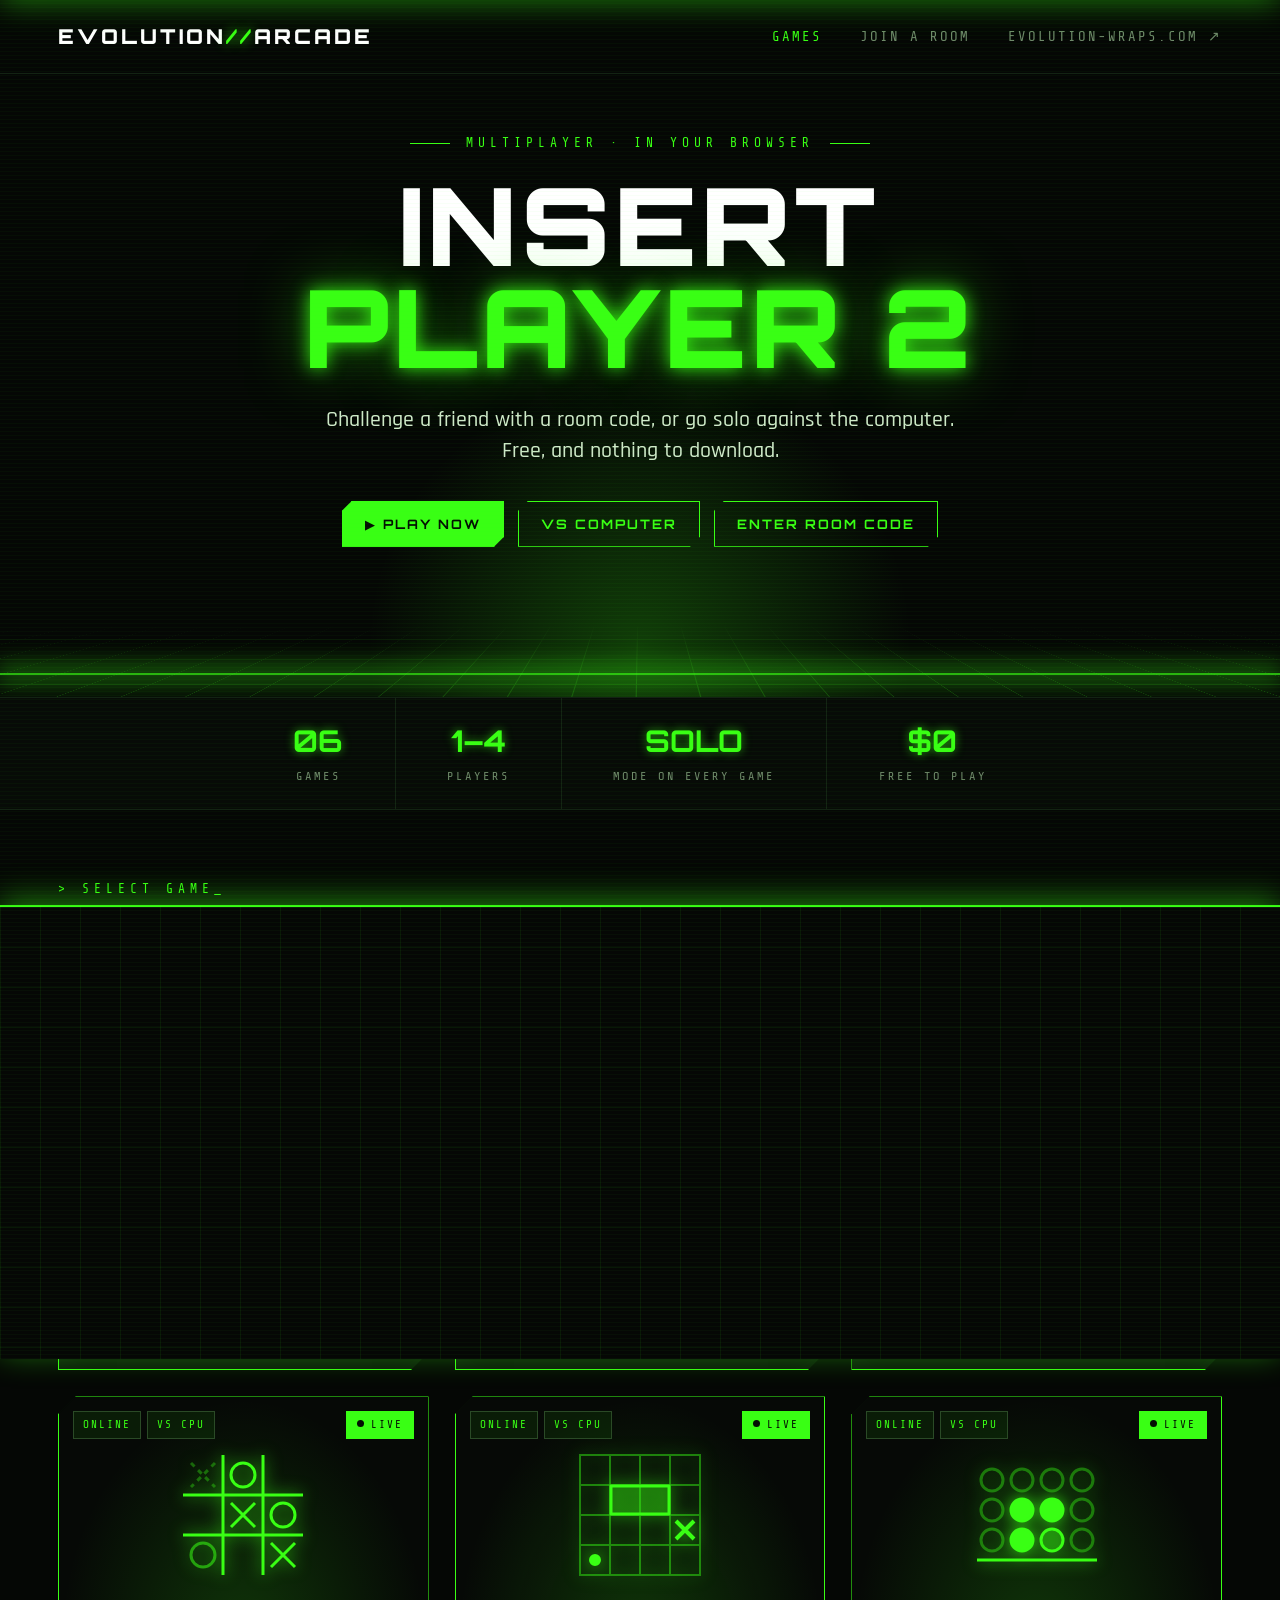
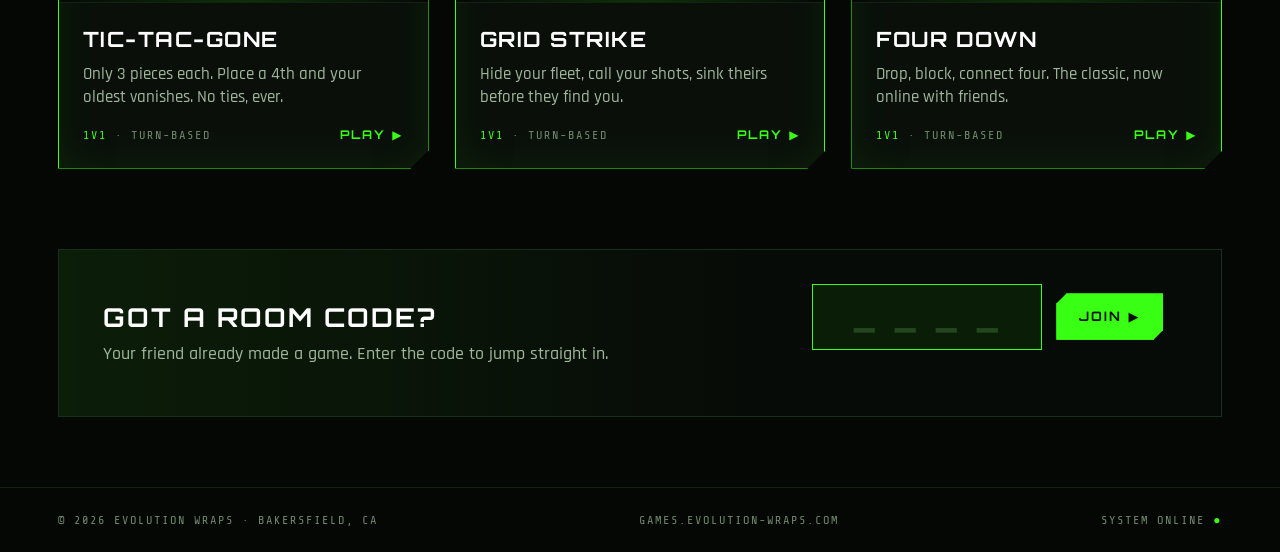
<file: index.html>
<!DOCTYPE html>
<html lang="en">
<head>
<meta charset="utf-8">
<meta name="viewport" content="width=device-width,initial-scale=1,viewport-fit=cover">
<title>Evolution Arcade | Free multiplayer browser games</title>
<meta name="description" content="Free head-to-head browser games from Evolution Wraps. Play a friend with a room code or go solo against the computer.">
<meta name="theme-color" content="#050705">
<link rel="icon" href="icon.svg" type="image/svg+xml">
<script src="js/transition.js"></script>
<link rel="preload" href="fonts/orbitron-latin-900-normal.woff2" as="font" type="font/woff2" crossorigin>
<link rel="stylesheet" href="css/arcade.css">
<style>
.hero{position:relative;min-height:600px;overflow:hidden;display:flex;flex-direction:column;align-items:center;justify-content:center;text-align:center;padding:60px 20px 150px}
.grid{position:absolute;left:-30%;right:-30%;bottom:-220px;height:470px;background-image:linear-gradient(var(--g) 1px,transparent 1px),linear-gradient(90deg,var(--g) 1px,transparent 1px);background-size:60px 60px;transform:perspective(380px) rotateX(62deg);opacity:.32;-webkit-mask-image:linear-gradient(to top,#000 20%,transparent 85%);mask-image:linear-gradient(to top,#000 20%,transparent 85%);animation:roll 2.4s linear infinite}
@keyframes roll{to{background-position:0 60px}}
.sun{position:absolute;bottom:-260px;left:50%;width:620px;height:620px;margin-left:-310px;border-radius:50%;background:radial-gradient(circle,rgba(57,255,20,.22),transparent 62%)}
.horizon{position:absolute;bottom:22px;left:0;right:0;height:2px;background:var(--g);box-shadow:0 0 24px 4px var(--g);opacity:.7}
.hero .tag{position:relative;margin-bottom:22px}
.hero .tag::before,.hero .tag::after{content:"";display:inline-block;width:40px;height:1px;background:var(--g);vertical-align:middle;margin:0 16px}
h1{font-family:var(--display);font-weight:900;font-size:clamp(52px,9vw,108px);line-height:.95;letter-spacing:4px;color:#fff;position:relative;margin:0}
h1 em{font-style:normal;color:var(--g);text-shadow:0 0 18px rgba(57,255,20,.9),0 0 60px rgba(57,255,20,.5);display:block}
.sub{margin:26px 0 0;font-size:clamp(18px,2vw,22px);max-width:640px;position:relative}
.cta{display:flex;flex-wrap:wrap;justify-content:center;gap:14px;margin-top:34px;position:relative}
.stats{display:flex;flex-wrap:wrap;justify-content:center;border-top:1px solid #132313;border-bottom:1px solid #132313;background:var(--panel2)}
.stat{padding:22px clamp(24px,4vw,60px);border-right:1px solid #132313;text-align:center}
.stat:last-child{border-right:0}
.stat b{display:block;font-family:var(--display);font-size:30px;color:var(--g);text-shadow:0 0 10px rgba(57,255,20,.6)}
.stat span{font-family:var(--mono);font-size:12px;letter-spacing:3px;color:var(--m)}
.lineup{padding:70px clamp(18px,4.5vw,64px) 80px}
.sh{display:flex;flex-wrap:wrap;gap:20px;justify-content:space-between;align-items:flex-end;margin-bottom:34px}
.sh h2{font-family:var(--display);font-weight:900;font-size:clamp(30px,3.5vw,40px);color:#fff;letter-spacing:2px;margin:0}
.sh h2 small{display:block;font-family:var(--mono);font-size:13px;color:var(--g);letter-spacing:5px;margin-bottom:10px;font-weight:400}
.filters{display:flex;flex-wrap:wrap;gap:10px;font-family:var(--mono);font-size:13px;letter-spacing:2px}
.filters button{padding:8px 16px;border:1px solid #1d351a;color:var(--m);font-family:var(--mono);letter-spacing:2px;font-size:13px}
.filters button.on{border-color:var(--g);color:var(--g);background:var(--g-soft)}
.cards{display:grid;grid-template-columns:repeat(auto-fill,minmax(310px,1fr));gap:26px}
.card{display:block;background:var(--panel);border:1px solid var(--line);position:relative;clip-path:polygon(18px 0,100% 0,100% calc(100% - 18px),calc(100% - 18px) 100%,0 100%,0 18px);transition:border-color .2s,transform .2s}
.card.live{border-color:var(--g);box-shadow:inset 0 0 40px rgba(57,255,20,.08)}
a.card:hover{transform:translateY(-4px);border-color:var(--g)}
a.card:hover .art svg{filter:drop-shadow(0 0 14px rgba(57,255,20,1))}
.card[hidden]{display:none}
.art{height:206px;padding-top:30px;background:radial-gradient(ellipse at 50% 120%,rgba(57,255,20,.18),transparent 70%),#060906;display:flex;align-items:center;justify-content:center;border-bottom:1px solid #132313;position:relative}
.art svg{filter:drop-shadow(0 0 8px rgba(57,255,20,.8));transition:filter .2s}
.modes{position:absolute;top:14px;left:14px;display:flex;gap:6px}
.badge{position:absolute;top:14px;right:14px;font-family:var(--mono);font-size:11px;letter-spacing:2px;padding:5px 10px;border:1px solid var(--line2);color:var(--m)}
.badge.on{color:#031003;background:var(--g);border-color:var(--g)}
.badge.on::before{content:"";display:inline-block;width:7px;height:7px;border-radius:50%;background:#031003;margin-right:7px;vertical-align:1px}
.body{padding:22px 24px 24px}
.body h3{font-family:var(--display);font-weight:700;font-size:21px;color:#fff;letter-spacing:1.5px;margin:0}
.body p{margin:8px 0 0;font-size:17px;color:var(--t2);line-height:1.35;min-height:46px}
.meta{display:flex;justify-content:space-between;align-items:center;margin-top:18px;font-family:var(--mono);font-size:12px;letter-spacing:2px;color:var(--m)}
.meta i{font-style:normal;color:var(--g)}
.play{font-family:var(--display);font-weight:700;font-size:12px;letter-spacing:2px;color:var(--g)}
.soon .play{color:var(--m)}
.lobby{margin:0 clamp(18px,4.5vw,64px) 70px;border:1px solid var(--line);background:linear-gradient(90deg,rgba(57,255,20,.08),transparent 60%),var(--panel2);display:flex;flex-wrap:wrap;gap:24px;align-items:center;justify-content:space-between;padding:clamp(24px,3vw,34px) clamp(20px,3.5vw,44px)}
.lobby h4{font-family:var(--display);font-size:26px;color:#fff;letter-spacing:2px;margin:0}
.lobby p{color:var(--t2);font-size:18px;margin:6px 0 0}
.join{display:flex;flex-wrap:wrap;gap:14px;align-items:center}
.join input{width:230px;height:66px;border:1px solid var(--g);background:var(--g-soft);color:var(--g);font-family:var(--display);font-weight:900;font-size:30px;letter-spacing:16px;text-align:center;text-transform:uppercase;padding-left:16px}
.join input::placeholder{color:#24461f}
.join .msg{flex-basis:100%;font-family:var(--mono);font-size:13px;letter-spacing:1px;color:var(--m);min-height:18px}
.join .msg.err{color:var(--red)}
</style>
</head>
<body>
<nav class="nav">
  <a class="logo" href="./">EVOLUTION<span>//</span>ARCADE</a>
  <div class="nav-links"><a class="on" href="#games">GAMES</a><a href="#join">JOIN A ROOM</a><a class="keep" href="https://evolution-wraps.com">EVOLUTION-WRAPS.COM ↗</a></div>
</nav>

<header class="hero">
  <div class="sun"></div><div class="horizon"></div><div class="grid"></div>
  <div class="tag">MULTIPLAYER · IN YOUR BROWSER</div>
  <h1>INSERT<em>PLAYER 2</em></h1>
  <p class="sub">Challenge a friend with a room code, or go solo against the computer. Free, and nothing to download.</p>
  <div class="cta">
    <a class="btn fill" href="#games">▶ PLAY NOW</a>
    <a class="btn" href="games/tic-tac-gone/?mode=cpu">VS COMPUTER</a>
    <a class="btn" href="#join">ENTER ROOM CODE</a>
  </div>
</header>

<div class="stats">
  <div class="stat"><b>06</b><span>GAMES</span></div>
  <div class="stat"><b>1–4</b><span>PLAYERS</span></div>
  <div class="stat"><b>SOLO</b><span>MODE ON EVERY GAME</span></div>
  <div class="stat"><b>$0</b><span>FREE TO PLAY</span></div>
</div>

<main class="lineup" id="games">
  <div class="sh">
    <h2><small>&gt; SELECT GAME_</small>THE LINEUP</h2>
    <div class="filters" role="group" aria-label="Filter games">
      <button class="on" data-f="all">ALL</button><button data-f="turn">TURN-BASED</button><button data-f="reaction">REACTION</button><button data-f="live">PLAY NOW</button>
    </div>
  </div>
  <div class="cards">
    <a class="card live" href="games/trick-trap/" data-k="reaction live">
      <div class="art"><div class="modes"><span class="chip">ONLINE</span><span class="chip">VS CPU</span></div><span class="badge on">LIVE</span>
        <svg width="170" height="130" viewBox="0 0 170 130" fill="none" stroke="#39ff14" stroke-width="3" aria-hidden="true"><rect x="18" y="58" width="36" height="36" opacity=".45"/><circle cx="125" cy="40" r="17" opacity=".45"/><path d="M85 22l32 56H53z" fill="#39ff14" fill-opacity=".15"/><path d="M85 42v18" stroke-width="4"/><circle cx="85" cy="68" r="2.5" fill="#39ff14"/><path d="M112 82l6 30 7-11 12 12 6-6-12-12 11-7z" fill="#050705" stroke-width="2.5"/></svg></div>
      <div class="body"><h3>TRICK TRAP</h3><p>Same rule, same board, live. Clear shapes to charge tricks, then fire them at your rival.</p><div class="meta"><span><i>1–4</i> PLAYERS · REACTION</span><span class="play">PLAY ▶</span></div></div>
    </a>
    <a class="card live" href="games/launch-control/" data-k="reaction live">
      <div class="art"><div class="modes"><span class="chip">ONLINE</span><span class="chip">VS CPU</span></div><span class="badge on">LIVE</span>
        <svg width="90" height="140" viewBox="0 0 90 140" fill="none" stroke="#39ff14" stroke-width="3" aria-hidden="true"><rect x="25" y="5" width="40" height="130" rx="4"/><circle cx="45" cy="25" r="8" opacity=".35"/><circle cx="45" cy="50" r="8" fill="#39ff14" fill-opacity=".9"/><circle cx="45" cy="75" r="8" fill="#39ff14" fill-opacity=".9"/><circle cx="45" cy="100" r="8" opacity=".35"/><path d="M5 120h20M65 120h20"/></svg></div>
      <div class="body"><h3>LAUNCH CONTROL</h3><p>1v1 drag race. Nail the tree, hit your shifts, time your nitro.</p><div class="meta"><span><i>1V1</i> · REACTION</span><span class="play">PLAY ▶</span></div></div>
    </a>
    <a class="card live" href="games/hyperflip/" data-k="reaction live">
      <div class="art"><div class="modes"><span class="chip">ONLINE</span><span class="chip">SOLO</span></div><span class="badge on">LIVE</span>
        <svg width="120" height="140" viewBox="0 0 120 140" fill="none" stroke="#39ff14" stroke-width="3" aria-hidden="true"><path d="M10 135V45a50 50 0 0 1 100 0v90"/><circle cx="42" cy="48" r="10"/><circle cx="78" cy="48" r="10"/><circle cx="60" cy="72" r="10"/><path d="M22 118l22 10M98 118l-22 10" stroke-width="6" stroke-linecap="round"/><circle cx="60" cy="100" r="5" fill="#39ff14"/></svg></div>
      <div class="body"><h3>HYPERFLIP</h3><p>Neon pinball from the future. Multiball, jackpots and live score duels.</p><div class="meta"><span><i>1–4</i> PLAYERS · PINBALL</span><span class="play">PLAY ▶</span></div></div>
    </a>
    <a class="card live" href="games/tic-tac-gone/" data-k="turn live">
      <div class="art"><div class="modes"><span class="chip">ONLINE</span><span class="chip">VS CPU</span></div><span class="badge on">LIVE</span>
        <svg width="140" height="140" viewBox="0 0 140 140" fill="none" stroke="#39ff14" stroke-width="3" aria-hidden="true"><path d="M50 10v120M90 10v120M10 50h120M10 90h120"/><path d="M18 18l24 24M42 18l-24 24" stroke-dasharray="5 5" opacity=".35"/><circle cx="70" cy="30" r="12"/><path d="M58 58l24 24M82 58l-24 24"/><circle cx="110" cy="70" r="12"/><path d="M98 98l24 24M122 98l-24 24"/><circle cx="30" cy="110" r="12" opacity=".55"/></svg></div>
      <div class="body"><h3>TIC-TAC-GONE</h3><p>Only 3 pieces each. Place a 4th and your oldest vanishes. No ties, ever.</p><div class="meta"><span><i>1V1</i> · TURN-BASED</span><span class="play">PLAY ▶</span></div></div>
    </a>
    <a class="card live" href="games/grid-strike/" data-k="turn live">
      <div class="art"><div class="modes"><span class="chip">ONLINE</span><span class="chip">VS CPU</span></div><span class="badge on">LIVE</span>
        <svg width="140" height="140" viewBox="0 0 140 140" fill="none" stroke="#39ff14" stroke-width="2" aria-hidden="true"><path d="M10 10h120v120H10zM40 10v120M70 10v120M100 10v120M10 40h120M10 70h120M10 100h120" opacity=".45"/><rect x="41" y="41" width="58" height="28" fill="#39ff14" fill-opacity=".25" stroke-width="3"/><path d="M106 76l18 18M124 76l-18 18" stroke-width="4"/><circle cx="25" cy="115" r="5" fill="#39ff14"/></svg></div>
      <div class="body"><h3>GRID STRIKE</h3><p>Hide your fleet, call your shots, sink theirs before they find you.</p><div class="meta"><span><i>1V1</i> · TURN-BASED</span><span class="play">PLAY ▶</span></div></div>
    </a>
    <a class="card live" href="games/four-down/" data-k="turn live">
      <div class="art"><div class="modes"><span class="chip">ONLINE</span><span class="chip">VS CPU</span></div><span class="badge on">LIVE</span>
        <svg width="150" height="130" viewBox="0 0 150 130" fill="none" stroke="#39ff14" stroke-width="3" aria-hidden="true"><g opacity=".4"><circle cx="30" cy="30" r="11"/><circle cx="60" cy="30" r="11"/><circle cx="90" cy="30" r="11"/><circle cx="120" cy="30" r="11"/><circle cx="30" cy="60" r="11"/><circle cx="120" cy="60" r="11"/></g><circle cx="60" cy="60" r="11" fill="#39ff14"/><circle cx="90" cy="60" r="11" fill="#39ff14"/><circle cx="60" cy="90" r="11" fill="#39ff14"/><circle cx="90" cy="90" r="11" fill="#39ff14" fill-opacity=".3"/><circle cx="30" cy="90" r="11" opacity=".4"/><circle cx="120" cy="90" r="11" opacity=".4"/><path d="M15 110h120"/></svg></div>
      <div class="body"><h3>FOUR DOWN</h3><p>Drop, block, connect four. The classic, now online with friends.</p><div class="meta"><span><i>1V1</i> · TURN-BASED</span><span class="play">PLAY ▶</span></div></div>
    </a>
  </div>
</main>

<section class="lobby" id="join">
  <div><h4>GOT A ROOM CODE?</h4><p>Your friend already made a game. Enter the code to jump straight in.</p></div>
  <form class="join" id="joinForm" autocomplete="off">
    <input id="code" maxlength="4" placeholder="____" aria-label="Room code" inputmode="text" autocapitalize="characters" spellcheck="false">
    <button class="btn fill" type="submit">JOIN ▶</button>
    <div class="msg" id="joinMsg" role="status"></div>
  </form>
</section>

<footer class="footer"><span>© 2026 EVOLUTION WRAPS · BAKERSFIELD, CA</span><span>GAMES.EVOLUTION-WRAPS.COM</span><span>SYSTEM ONLINE <b>●</b></span></footer>

<script type="module">
import { onlineReady, cleanCode, roomGame, GAME_PATHS } from "./js/net.js";

// filters
const btns = document.querySelectorAll(".filters button");
btns.forEach(b => b.onclick = () => {
  btns.forEach(x => x.classList.toggle("on", x === b));
  document.querySelectorAll(".card").forEach(c => {
    c.hidden = b.dataset.f !== "all" && !c.dataset.k.split(" ").includes(b.dataset.f);
  });
});

// join by room code
const input = document.getElementById("code"), msg = document.getElementById("joinMsg");
input.addEventListener("input", () => { input.value = cleanCode(input.value); msg.textContent = ""; msg.className = "msg"; });
document.getElementById("joinForm").addEventListener("submit", async (e) => {
  e.preventDefault();
  const code = cleanCode(input.value);
  const say = (t, err) => { msg.textContent = t; msg.className = "msg" + (err ? " err" : ""); };
  if (code.length !== 4) return say("Room codes are 4 characters.", true);
  if (!onlineReady) return say("Online rooms are coming soon. Try VS Computer for now.", true);
  say("Looking for room " + code + "…");
  try {
    const game = await roomGame(code);
    if (!game || !GAME_PATHS[game]) return say("No room with that code. Double-check it with your friend.", true);
    (window.evoGo || ((u) => (location.href = u)))(GAME_PATHS[game] + "?room=" + code);
  } catch { say("Couldn't reach the game server. Try again in a moment.", true); }
});
</script>
<script type="module" src="js/cursor.js"></script>
</body>
</html>
</file>
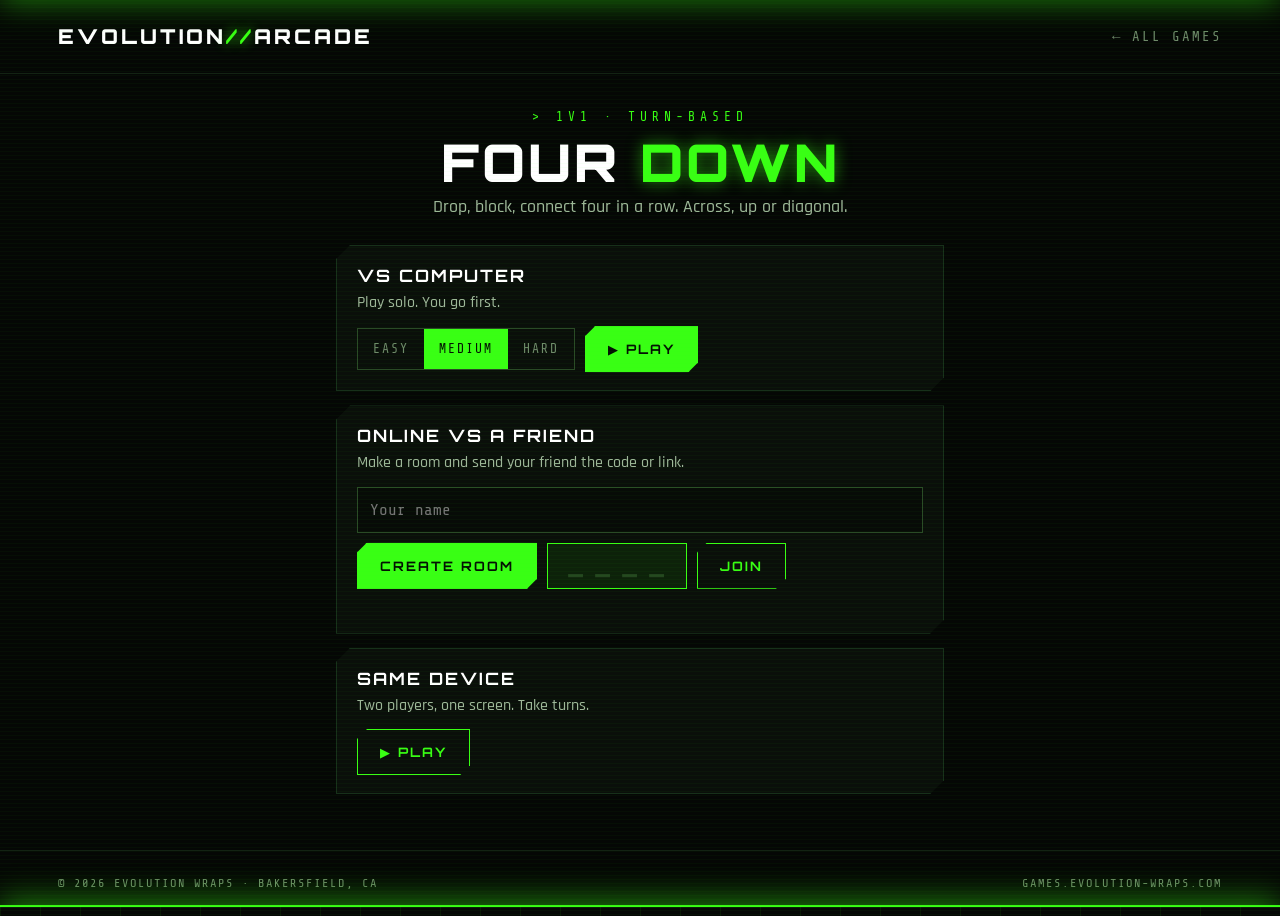
<file: games/four-down/index.html>
<!DOCTYPE html>
<html lang="en">
<head>
<meta charset="utf-8">
<meta name="viewport" content="width=device-width,initial-scale=1,viewport-fit=cover">
<title>Four Down | Evolution Arcade</title>
<meta name="description" content="Drop, block, connect four. Play the computer, a friend on the same device, or online.">
<meta name="theme-color" content="#050705">
<link rel="icon" href="../../icon.svg" type="image/svg+xml">
<script src="../../js/transition.js"></script>
<link rel="stylesheet" href="../../css/arcade.css">
<link rel="stylesheet" href="../../css/game.css">
<style>
.boardwrap{position:relative;max-width:480px;margin:0 auto;padding-top:calc(100% / 7 * .9)}
.ghost{position:absolute;top:0;width:calc(100% / 7);aspect-ratio:1;display:flex;align-items:center;justify-content:center;transition:left .12s,opacity .15s;pointer-events:none}
.ghost i{width:72%;aspect-ratio:1;border-radius:50%;opacity:.45}
.board{position:relative;display:grid;grid-template-columns:repeat(7,1fr);aspect-ratio:7/6;border:1px solid var(--line2);background:#071007;border-radius:12px;padding:6px;box-shadow:0 0 30px rgba(57,255,20,.08),inset 0 0 40px rgba(0,0,0,.6)}
.col{position:relative;display:grid;grid-template-rows:repeat(6,1fr);cursor:pointer;border-radius:8px}
.col:hover{background:rgba(57,255,20,.05)}
.board.locked .col{cursor:default}
.board.locked .col:hover{background:none}
.hole{display:flex;align-items:center;justify-content:center}
.hole::before{content:"";width:78%;aspect-ratio:1;border-radius:50%;background:#020402;box-shadow:inset 0 2px 6px rgba(0,0,0,.9),0 0 0 1px #173016}
.disc{position:absolute;width:calc(100% / 7 - 12px / 7);aspect-ratio:1;display:flex;align-items:center;justify-content:center;pointer-events:none;transition:transform var(--dur,.35s) cubic-bezier(.4,0,.9,.6)}
.disc i{width:78%;aspect-ratio:1;border-radius:50%;display:block}
.dx i,.ghost .dx{background:radial-gradient(circle at 35% 30%,#b6ff9e,#39ff14 45%,#1a8f05);box-shadow:0 0 14px rgba(57,255,20,.75),inset 0 -3px 6px rgba(0,0,0,.35)}
.do i,.ghost .do{background:radial-gradient(circle at 35% 30%,#ffffff,#d9e2e6 50%,#8b9599);box-shadow:0 0 12px rgba(255,255,255,.5),inset 0 -3px 6px rgba(0,0,0,.3)}
.disc.win i{animation:pulse .7s ease-in-out infinite alternate;outline:3px solid #fff;outline-offset:2px}
@keyframes pulse{to{filter:brightness(1.5)}}
.pc{display:inline-block;width:14px;height:14px;border-radius:50%;vertical-align:-2px;margin-right:7px}
.pc.x{background:var(--g);box-shadow:0 0 8px var(--g)}.pc.o{background:#e6ecee;box-shadow:0 0 8px #fff}
</style>
</head>
<body>
<nav class="nav">
  <a class="logo" href="../../">EVOLUTION<span>//</span>ARCADE</a>
  <div class="nav-links"><a class="keep" href="../../">← ALL GAMES</a></div>
</nav>
<main class="gm">
  <div class="gtitle">
    <div class="tag">&gt; 1V1 · TURN-BASED</div>
    <h1>FOUR <span>DOWN</span></h1>
    <p>Drop, block, connect four in a row. Across, up or diagonal.</p>
  </div>

  <section class="menu" id="menu">
    <div class="opt">
      <h2>VS COMPUTER</h2>
      <p>Play solo. You go first.</p>
      <div class="row">
        <div class="seg" id="level"><button data-l="easy">EASY</button><button data-l="medium" class="on">MEDIUM</button><button data-l="hard">HARD</button></div>
        <button class="btn fill" id="goCpu">▶ PLAY</button>
      </div>
    </div>
    <div class="opt">
      <h2>ONLINE VS A FRIEND</h2>
      <p>Make a room and send your friend the code or link.</p>
      <div class="row"><input class="tin" id="name" maxlength="12" placeholder="Your name" autocomplete="off" style="flex:1"></div>
      <div class="row" style="margin-top:10px">
        <button class="btn fill" id="goCreate">CREATE ROOM</button>
        <input class="code-in" id="joinCode" maxlength="4" placeholder="____" aria-label="Room code" autocapitalize="characters" spellcheck="false" autocomplete="off">
        <button class="btn" id="goJoin">JOIN</button>
      </div>
      <div class="note" id="onlineNote" role="status"></div>
    </div>
    <div class="opt">
      <h2>SAME DEVICE</h2>
      <p>Two players, one screen. Take turns.</p>
      <button class="btn" id="goLocal">▶ PLAY</button>
    </div>
  </section>

  <section class="wait" id="wait" hidden>
    <div class="tag">ROOM CODE</div>
    <div class="big" id="waitCode">----</div>
    <p>Waiting for your friend to join<span class="dots"></span></p>
    <div class="row" style="justify-content:center">
      <button class="btn fill" id="share">SHARE INVITE LINK</button>
      <button class="btn" id="cancelWait">CANCEL</button>
    </div>
    <div class="note" id="shareNote" role="status"></div>
  </section>

  <section id="game" hidden>
    <div class="hud">
      <div class="who" id="whoX"><div class="nm"><span class="pc x"></span><span id="nameX">YOU</span></div></div>
      <div class="score"><span id="score">0 – 0</span><small id="scoreLbl">SCORE</small></div>
      <div class="who r" id="whoO"><div class="nm"><span id="nameO">CPU</span><span class="pc o" style="margin:0 0 0 7px"></span></div></div>
    </div>
    <div class="status" id="status" role="status" aria-live="polite"></div>
    <div class="boardwrap" id="wrap">
      <div class="ghost" id="ghost"><i></i></div>
      <div class="board" id="board" role="grid" aria-label="Four Down board"></div>
    </div>
    <div class="banner" id="banner" hidden></div>
    <div class="actions">
      <button class="btn fill" id="again" hidden>REMATCH</button>
      <button class="btn" id="toMenu">MENU</button>
    </div>
  </section>
</main>
<footer class="footer"><span>© 2026 EVOLUTION WRAPS · BAKERSFIELD, CA</span><span>GAMES.EVOLUTION-WRAPS.COM</span></footer>
<script type="module" src="game.js"></script>
<script type="module" src="../../js/cursor.js"></script>
</body>
</html>
</file>
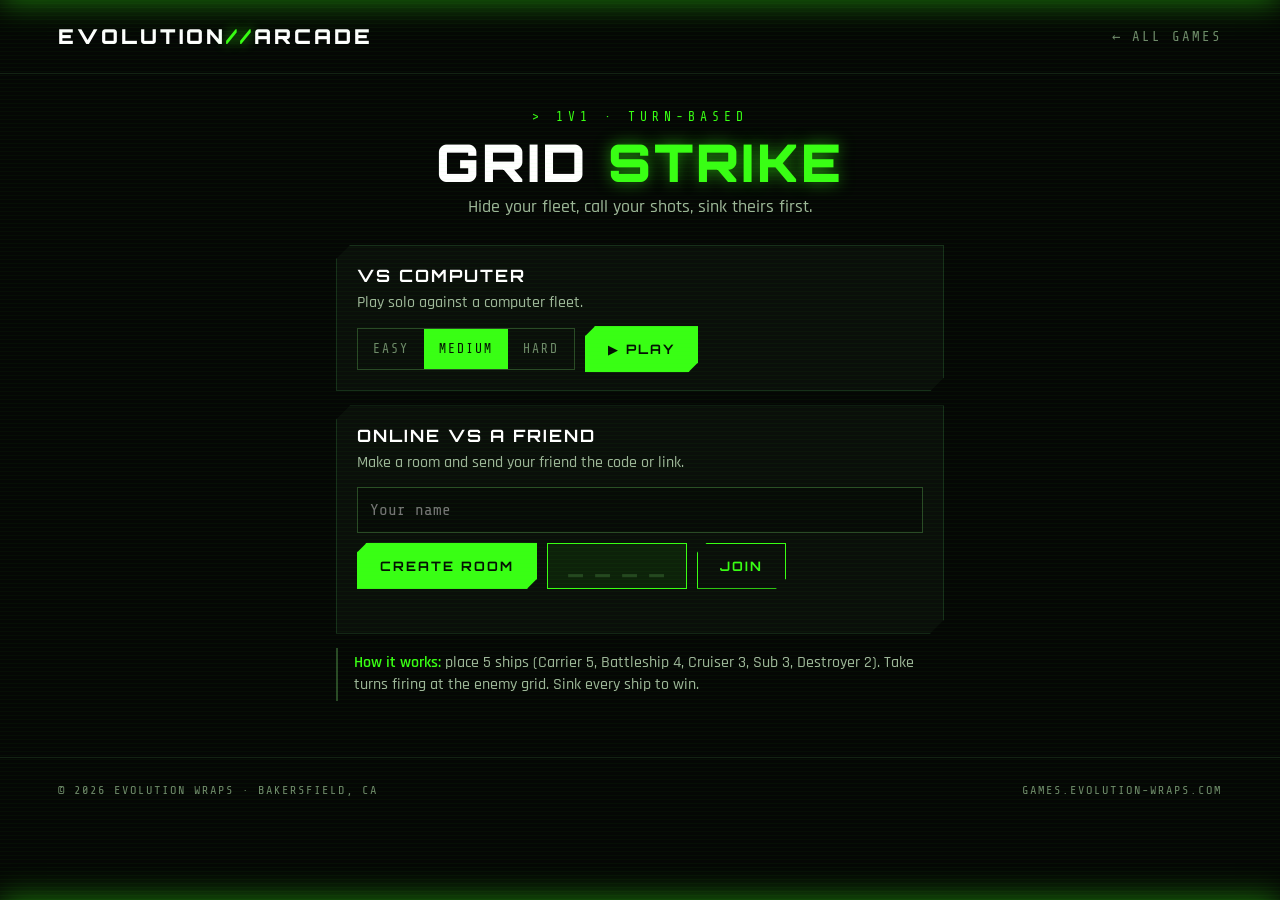
<file: games/grid-strike/index.html>
<!DOCTYPE html>
<html lang="en">
<head>
<meta charset="utf-8">
<meta name="viewport" content="width=device-width,initial-scale=1,viewport-fit=cover">
<title>Grid Strike | Evolution Arcade</title>
<meta name="description" content="Hide your fleet, call your shots, sink theirs first. Play the computer or a friend online.">
<meta name="theme-color" content="#050705">
<link rel="icon" href="../../icon.svg" type="image/svg+xml">
<script src="../../js/transition.js"></script>
<link rel="stylesheet" href="../../css/arcade.css">
<link rel="stylesheet" href="../../css/game.css">
<style>
.lbl{display:flex;justify-content:space-between;align-items:baseline;font-family:var(--mono);font-size:12px;letter-spacing:3px;color:var(--g);margin:16px auto 8px;max-width:440px}
.lbl span:last-child{color:var(--m);letter-spacing:1px}
.grid{display:grid;grid-template-columns:repeat(10,1fr);gap:3px;max-width:440px;margin:0 auto;padding:8px;border:1px solid var(--line2);background:radial-gradient(circle at 50% 50%,rgba(57,255,20,.06),transparent 70%),#050a05;position:relative}
.grid.small{max-width:250px;gap:2px;padding:5px}
.grid::after{content:"";position:absolute;inset:0;pointer-events:none;background:linear-gradient(180deg,transparent 0,rgba(57,255,20,.07) 50%,transparent 51%) 0 0/100% 8px;opacity:.6}
.c{aspect-ratio:1;border:1px solid #142814;background:#071007;position:relative;padding:0;cursor:default;display:flex;align-items:center;justify-content:center}
.grid.fire .c.open{cursor:crosshair}
.grid.fire .c.open:hover{background:rgba(57,255,20,.18);border-color:var(--g)}
.grid{--gap:3px}.grid.small{--gap:2px}
.c.ship{background:linear-gradient(#1f6b12,#11420a);border-color:#174d0d}
.c.ship.v0.v1:not(.h1){box-shadow:var(--gap) 0 0 #164f0c}
.c.ship.h0.h1:not(.v1){box-shadow:0 var(--gap) 0 #164f0c}
.c.ship.h0{border-left:2px solid var(--g);border-radius:6px 0 0 6px}.c.ship.h1{border-right:2px solid var(--g);border-radius:0 6px 6px 0}.c.ship.h0.h1{border-radius:0}
.c.ship.v0{border-top:2px solid var(--g)}.c.ship.v1{border-bottom:2px solid var(--g)}
.c.ship.h0.h1.v0{border-radius:6px 6px 0 0}.c.ship.h0.h1.v1{border-radius:0 0 6px 6px}.c.ship.h0.h1.v0.v1{border-radius:6px}
.c.miss::after{content:"";width:22%;aspect-ratio:1;border-radius:50%;background:#6f8a6a}
.c.hit{background:#3a0808;border-color:#ff3b3b;box-shadow:inset 0 0 8px rgba(255,59,59,.6)}
.c.hit::after{content:"✕";color:#ff6b6b;font-family:var(--display);font-weight:900;font-size:clamp(9px,2.6vw,15px);text-shadow:0 0 6px #ff3b3b}
.grid.small .c.hit::after{font-size:8px}
.c.sunk{background:#1d0505;border-color:#fff}
.c.sunk::after{color:#fff;text-shadow:0 0 6px #fff}
.c.last{animation:ping .9s ease-out 2}
@keyframes ping{0%{box-shadow:0 0 0 0 rgba(255,255,255,.9)}100%{box-shadow:0 0 0 10px rgba(255,255,255,0)}}
.c.sel{outline:2px solid #fff;outline-offset:1px}
.fleet{display:flex;flex-wrap:wrap;gap:6px;justify-content:center;max-width:440px;margin:10px auto 0}
.fleet span{font-family:var(--mono);font-size:11px;letter-spacing:1px;padding:5px 8px;border:1px solid var(--line2);color:var(--t)}
.fleet span i{display:inline-block;height:6px;background:var(--g);margin-right:6px;vertical-align:1px}
.fleet span.dead{opacity:.35;text-decoration:line-through}
.fleet span.dead i{background:var(--red)}
.setupbar{display:flex;flex-wrap:wrap;gap:10px;justify-content:center;margin-top:16px}
.explode{position:absolute;inset:-30%;border-radius:50%;background:radial-gradient(circle,rgba(255,200,120,.95),rgba(255,59,59,.6) 40%,transparent 70%);animation:boom .5s ease-out forwards;pointer-events:none;z-index:2}
@keyframes boom{from{transform:scale(.2);opacity:1}to{transform:scale(1.6);opacity:0}}
</style>
</head>
<body>
<nav class="nav">
  <a class="logo" href="../../">EVOLUTION<span>//</span>ARCADE</a>
  <div class="nav-links"><a class="keep" href="../../">← ALL GAMES</a></div>
</nav>
<main class="gm">
  <div class="gtitle">
    <div class="tag">&gt; 1V1 · TURN-BASED</div>
    <h1>GRID <span>STRIKE</span></h1>
    <p>Hide your fleet, call your shots, sink theirs first.</p>
  </div>

  <section class="menu" id="menu">
    <div class="opt">
      <h2>VS COMPUTER</h2>
      <p>Play solo against a computer fleet.</p>
      <div class="row">
        <div class="seg" id="level"><button data-l="easy">EASY</button><button data-l="medium" class="on">MEDIUM</button><button data-l="hard">HARD</button></div>
        <button class="btn fill" id="goCpu">▶ PLAY</button>
      </div>
    </div>
    <div class="opt">
      <h2>ONLINE VS A FRIEND</h2>
      <p>Make a room and send your friend the code or link.</p>
      <div class="row"><input class="tin" id="name" maxlength="12" placeholder="Your name" autocomplete="off" style="flex:1"></div>
      <div class="row" style="margin-top:10px">
        <button class="btn fill" id="goCreate">CREATE ROOM</button>
        <input class="code-in" id="joinCode" maxlength="4" placeholder="____" aria-label="Room code" autocapitalize="characters" spellcheck="false" autocomplete="off">
        <button class="btn" id="goJoin">JOIN</button>
      </div>
      <div class="note" id="onlineNote" role="status"></div>
    </div>
    <div class="rules"><b>How it works:</b> place 5 ships (Carrier 5, Battleship 4, Cruiser 3, Sub 3, Destroyer 2). Take turns firing at the enemy grid. Sink every ship to win.</div>
  </section>

  <section class="wait" id="wait" hidden>
    <div class="tag">ROOM CODE</div>
    <div class="big" id="waitCode">----</div>
    <p>Waiting for your friend to join<span class="dots"></span></p>
    <div class="row" style="justify-content:center">
      <button class="btn fill" id="share">SHARE INVITE LINK</button>
      <button class="btn" id="cancelWait">CANCEL</button>
    </div>
    <div class="note" id="shareNote" role="status"></div>
  </section>

  <section id="game" hidden>
    <div class="hud">
      <div class="who" id="whoMe"><div class="nm" id="nameMe">YOU</div><div class="sub" id="leftMe">5 SHIPS</div></div>
      <div class="score"><span id="score">0 – 0</span><small id="scoreLbl">SCORE</small></div>
      <div class="who r" id="whoThem"><div class="nm" id="nameThem">CPU</div><div class="sub" id="leftThem">5 SHIPS</div></div>
    </div>
    <div class="status" id="status" role="status" aria-live="polite"></div>
    <div class="hint" id="hint"></div>

    <div id="enemyBox">
      <div class="lbl"><span>ENEMY WATERS</span><span id="shotsLbl">0 SHOTS</span></div>
      <div class="grid" id="enemy"></div>
      <div class="fleet" id="enemyFleet"></div>
    </div>
    <div id="mineBox">
      <div class="lbl" id="mineLbl"><span>YOUR FLEET</span><span id="mineSub"></span></div>
      <div class="grid" id="mine"></div>
    </div>
    <div class="setupbar" id="setupBar">
      <button class="btn" id="shuffle">↻ SHUFFLE</button>
      <button class="btn fill" id="ready">READY ▶</button>
    </div>
    <div class="banner" id="banner" hidden></div>
    <div class="actions">
      <button class="btn fill" id="again" hidden>REMATCH</button>
      <button class="btn" id="toMenu">MENU</button>
    </div>
  </section>
</main>
<footer class="footer"><span>© 2026 EVOLUTION WRAPS · BAKERSFIELD, CA</span><span>GAMES.EVOLUTION-WRAPS.COM</span></footer>
<script type="module" src="game.js"></script>
<script type="module" src="../../js/cursor.js"></script>
</body>
</html>
</file>
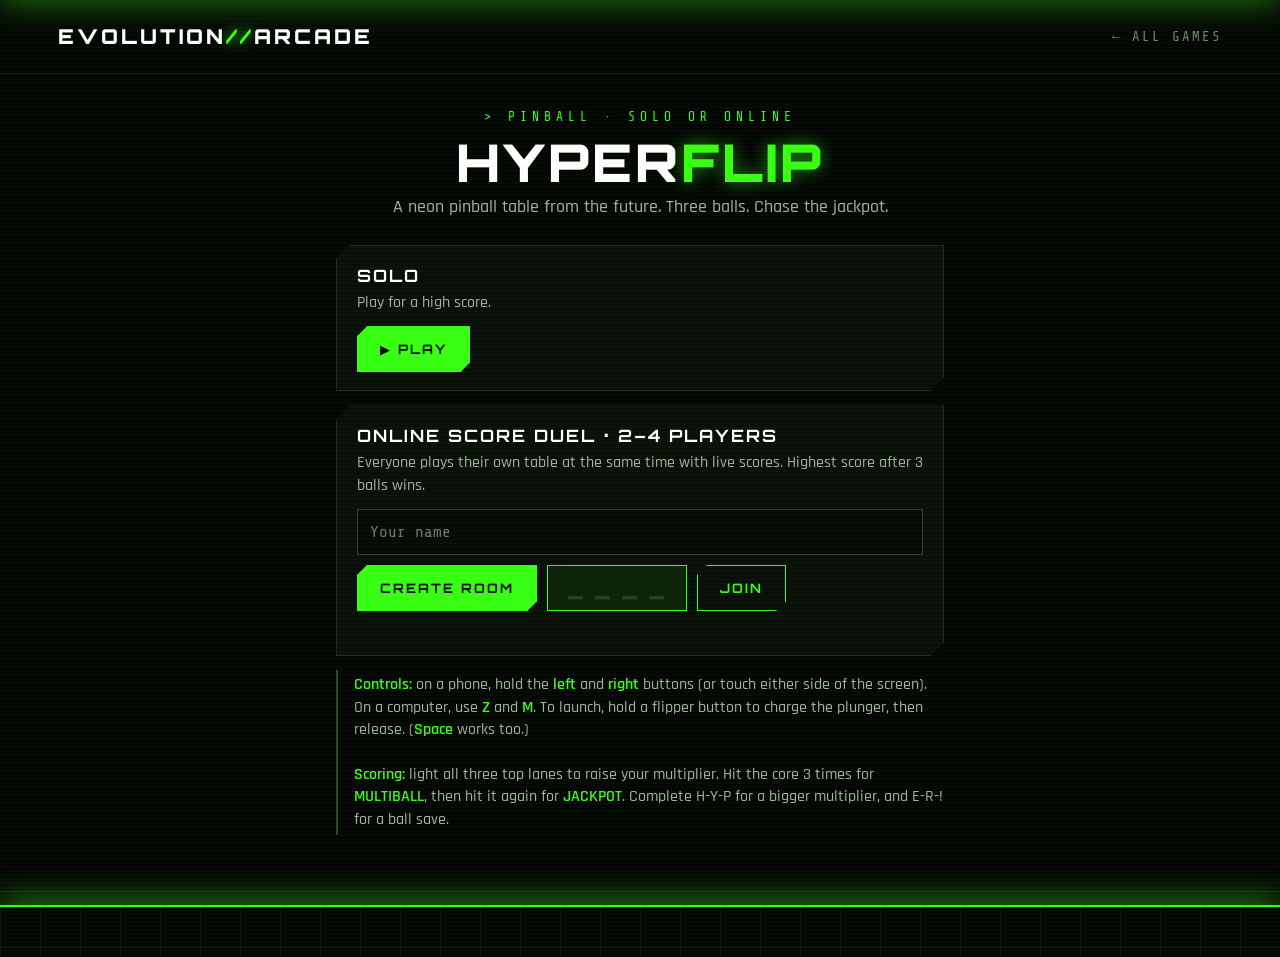
<file: games/hyperflip/index.html>
<!DOCTYPE html>
<html lang="en">
<head>
<meta charset="utf-8">
<meta name="viewport" content="width=device-width,initial-scale=1,viewport-fit=cover">
<title>HYPERFLIP Pinball | Evolution Arcade</title>
<meta name="description" content="A futuristic neon pinball table. Play solo for a high score or race friends' scores live online.">
<meta name="theme-color" content="#050705">
<link rel="icon" href="../../icon.svg" type="image/svg+xml">
<script src="../../js/transition.js"></script>
<link rel="stylesheet" href="../../css/arcade.css">
<link rel="stylesheet" href="../../css/game.css">
<link rel="stylesheet" href="style.css">
</head>
<body>
<nav class="nav">
  <a class="logo" href="../../">EVOLUTION<span>//</span>ARCADE</a>
  <div class="nav-links"><a class="keep" href="../../">← ALL GAMES</a></div>
</nav>
<main class="gm">
  <div class="gtitle">
    <div class="tag">&gt; PINBALL · SOLO OR ONLINE</div>
    <h1>HYPER<span>FLIP</span></h1>
    <p>A neon pinball table from the future. Three balls. Chase the jackpot.</p>
  </div>
  <section class="menu" id="menu">
    <div class="opt">
      <h2>SOLO</h2>
      <p id="best">Play for a high score.</p>
      <button class="btn fill" id="goSolo">▶ PLAY</button>
    </div>
    <div class="opt">
      <h2>ONLINE SCORE DUEL · 2–4 PLAYERS</h2>
      <p>Everyone plays their own table at the same time with live scores. Highest score after 3 balls wins.</p>
      <div class="row"><input class="tin" id="name" maxlength="12" placeholder="Your name" autocomplete="off" style="flex:1"></div>
      <div class="row" style="margin-top:10px">
        <button class="btn fill" id="goCreate">CREATE ROOM</button>
        <input class="code-in" id="joinCode" maxlength="4" placeholder="____" aria-label="Room code" autocapitalize="characters" spellcheck="false" autocomplete="off">
        <button class="btn" id="goJoin">JOIN</button>
      </div>
      <div class="note" id="onlineNote" role="status"></div>
    </div>
    <div class="rules"><b>Controls:</b> on a phone, hold the <b>left</b> and <b>right</b> buttons (or touch either side of the screen). On a computer, use <b>Z</b> and <b>M</b>.
      To launch, hold a flipper button to charge the plunger, then release. (<b>Space</b> works too.)<br><br>
      <b>Scoring:</b> light all three top lanes to raise your multiplier. Hit the core 3 times for <b>MULTIBALL</b>, then hit it again for <b>JACKPOT</b>. Complete H-Y-P for a bigger multiplier, and E-R-! for a ball save.</div>
  </section>
</main>
<footer class="footer"><span>© 2026 EVOLUTION WRAPS · BAKERSFIELD, CA</span><span>GAMES.EVOLUTION-WRAPS.COM</span></footer>

<div id="stage" hidden>
  <button class="cbtn" id="quit" aria-label="Quit">✕</button>
  <button class="cbtn" id="mute" aria-label="Sound on or off">🔊</button>
  <div id="cab">
    <div class="dmd">
      <div class="dl"><small>SCORE</small><b id="score">0</b></div>
      <div class="dm" id="msg">HYPERFLIP</div>
      <div class="dr"><small id="ballLbl">BALL 1/3</small><b id="mult">1×</b></div>
    </div>
    <div class="riv" id="rivals" hidden></div>
    <canvas id="table" width="800" height="1440"></canvas>
    <div class="fbtns">
      <div class="fb" id="fbL"><kbd>Z</kbd><span>◀</span></div>
      <div class="fb" id="fbR"><kbd>M</kbd><span>▶</span></div>
    </div>
    <div class="card2" id="card" hidden><div class="in" id="cardIn"></div></div>
  </div>
</div>
<script type="module" src="game.js"></script>
<script type="module" src="../../js/cursor.js"></script>
</body>
</html>
</file>
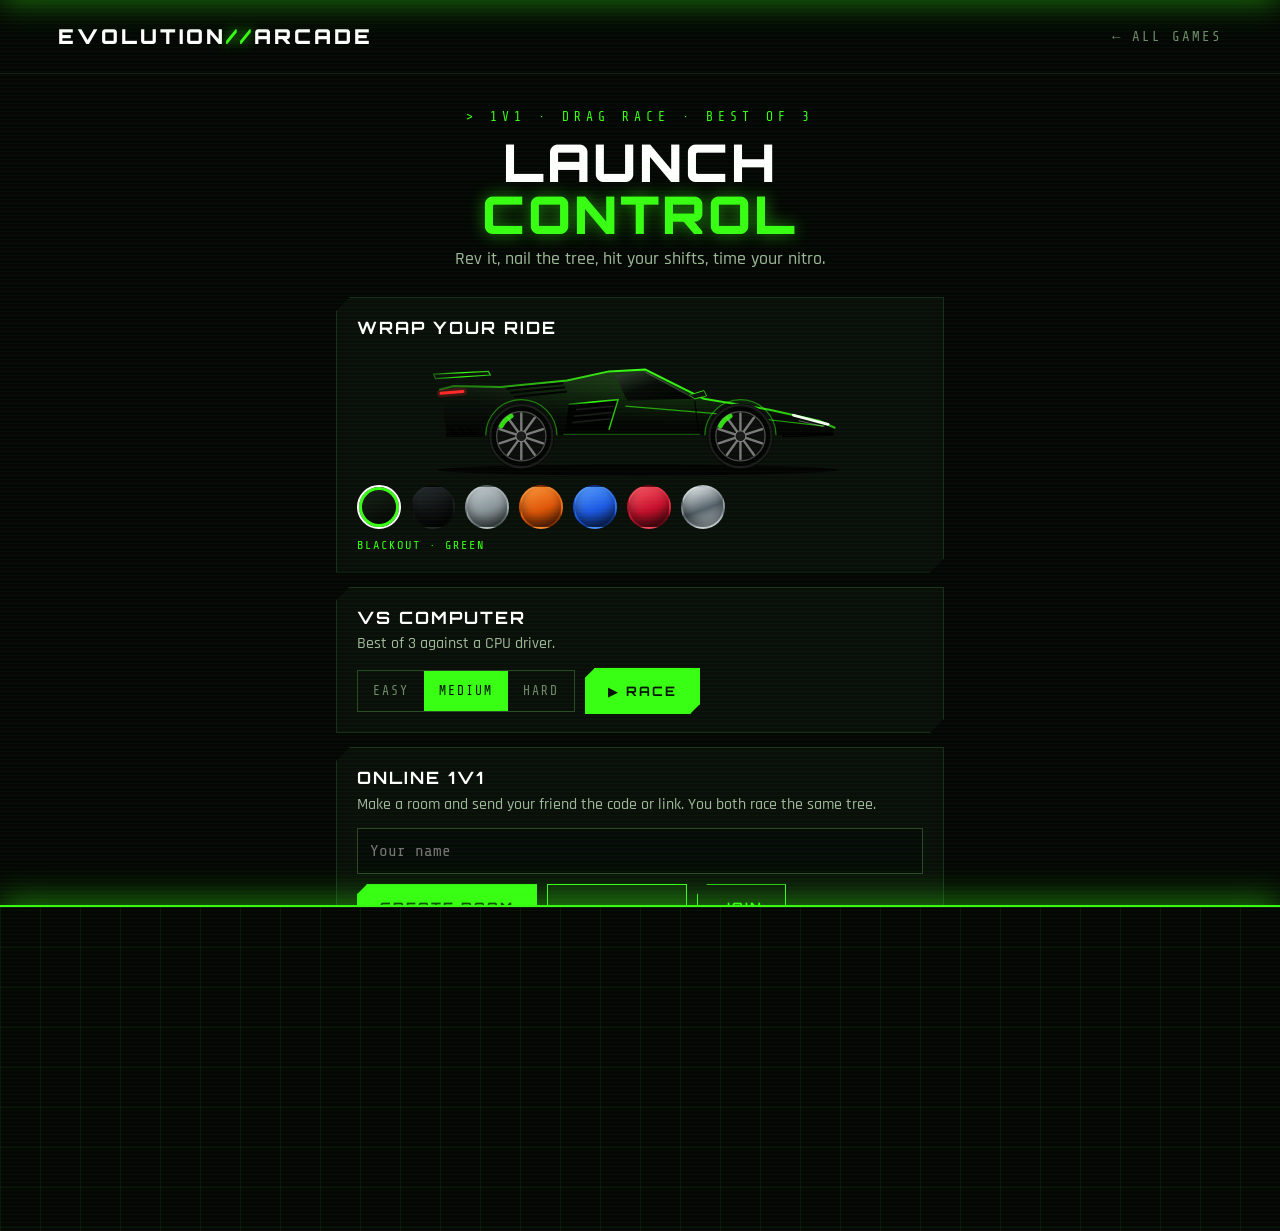
<file: games/launch-control/index.html>
<!DOCTYPE html>
<html lang="en">
<head>
<meta charset="utf-8">
<meta name="viewport" content="width=device-width,initial-scale=1,viewport-fit=cover">
<title>Launch Control | Evolution Arcade</title>
<meta name="description" content="1v1 quarter-mile drag racing. Nail the tree, hit your shifts, time your nitro.">
<meta name="theme-color" content="#050705">
<link rel="icon" href="../../icon.svg" type="image/svg+xml">
<script src="../../js/transition.js"></script>
<link rel="stylesheet" href="../../css/arcade.css">
<link rel="stylesheet" href="../../css/game.css">
<link rel="stylesheet" href="style.css">
</head>
<body>
<nav class="nav">
  <a class="logo" href="../../">EVOLUTION<span>//</span>ARCADE</a>
  <div class="nav-links"><a class="keep" href="../../">← ALL GAMES</a></div>
</nav>
<main class="gm">
  <div class="gtitle">
    <div class="tag">&gt; 1V1 · DRAG RACE · BEST OF 3</div>
    <h1>LAUNCH <span>CONTROL</span></h1>
    <p>Rev it, nail the tree, hit your shifts, time your nitro.</p>
  </div>

  <section class="menu" id="menu">
    <div class="opt">
      <h2>WRAP YOUR RIDE</h2>
      <div class="preview" id="preview"></div>
      <div class="wraps" id="wraps"></div>
      <div class="wrapname" id="wrapName"></div>
    </div>
    <div class="opt">
      <h2>VS COMPUTER</h2>
      <p>Best of 3 against a CPU driver.</p>
      <div class="row">
        <div class="seg" id="level"><button data-l="easy">EASY</button><button data-l="medium" class="on">MEDIUM</button><button data-l="hard">HARD</button></div>
        <button class="btn fill" id="goCpu">▶ RACE</button>
      </div>
    </div>
    <div class="opt">
      <h2>ONLINE 1V1</h2>
      <p>Make a room and send your friend the code or link. You both race the same tree.</p>
      <div class="row"><input class="tin" id="name" maxlength="12" placeholder="Your name" autocomplete="off" style="flex:1"></div>
      <div class="row" style="margin-top:10px">
        <button class="btn fill" id="goCreate">CREATE ROOM</button>
        <input class="code-in" id="joinCode" maxlength="4" placeholder="____" aria-label="Room code" autocapitalize="characters" spellcheck="false" autocomplete="off">
        <button class="btn" id="goJoin">JOIN</button>
      </div>
      <div class="note" id="onlineNote" role="status"></div>
    </div>
    <div class="rules"><b>How to drive:</b> hold <b>REV</b> to keep the needle in the green launch window, tap <b>LAUNCH</b> on green (going early is a red light), tap <b>SHIFT</b> when the needle hits the green band, and fire your one <b>NITRO</b>.
      <div class="keys" style="margin-top:8px">On a computer: hold <b>S</b> for rev and nitro, and press <b>SPACE</b> to launch and shift.</div></div>
  </section>

  <section class="wait" id="wait" hidden>
    <div class="tag">ROOM CODE</div>
    <div class="big" id="waitCode">----</div>
    <p>Waiting for your friend to join<span class="dots"></span></p>
    <div class="row" style="justify-content:center">
      <button class="btn fill" id="share">SHARE INVITE LINK</button>
      <button class="btn" id="cancelWait">CANCEL</button>
    </div>
    <div class="note" id="shareNote" role="status"></div>
  </section>
</main>
<footer class="footer"><span>© 2026 EVOLUTION WRAPS · BAKERSFIELD, CA</span><span>GAMES.EVOLUTION-WRAPS.COM</span></footer>

<div id="stage" hidden>
  <button class="cbtn" id="quit" aria-label="Quit race">✕</button>
  <button class="cbtn" id="mute" aria-label="Sound on or off">🔊</button>
  <div id="cab">
    <div class="c-top"><div class="c-nm" id="nmY">YOU<span id="subY">LANE 2</span></div><div class="c-round" id="roundBox">ROUND 1</div><div class="c-nm r" id="nmR">RIVAL<span id="subR">CPU</span></div></div>
    <div class="c-prog"><div class="ln"></div><div class="fl"></div><i id="pR"></i><i id="pY"></i></div>
    <div class="track">
      <div class="sky"></div>
      <div id="poles"></div>
      <div id="stand"></div>
      <div class="lane" style="top:108px"></div>
      <div id="dash"></div>
      <div class="lane" style="top:258px"></div>
      <div id="world"></div>
      <div id="speeds"></div>
      <div class="smoke" id="smkY"></div><div class="smoke" id="smkR"></div>
      <div class="car" id="carR"></div>
      <div class="pop" id="popR"></div>
      <div class="car" id="carY"></div>
      <div class="flame" id="flame"></div><div class="pop" id="popY"></div>
      <div class="toast" id="toast"></div>
      <div class="flash" id="flash"></div>
    </div>
    <div class="tach">
      <div class="leds" id="leds"></div>
      <svg width="240" height="130" viewBox="0 0 240 130">
        <path d="M24 120 A96 96 0 0 1 216 120" fill="none" stroke="#152015" stroke-width="13"/>
        <path id="zone" fill="none" stroke="#39ff14" stroke-width="13" opacity=".9"/>
        <path id="redz" fill="none" stroke="#ff3b3b" stroke-width="13" opacity=".85"/>
        <path id="trail" fill="none" stroke="#39ff14" stroke-width="3.5" opacity=".55"/>
        <g font-family="Mono,monospace" font-size="10" fill="#6f8a6a" text-anchor="middle" id="ticks"></g>
        <line id="needle" x1="120" y1="120" x2="120" y2="30" stroke="#fff" stroke-width="3.5" stroke-linecap="round"/>
        <circle cx="120" cy="120" r="8" fill="#0b120b" stroke="#fff" stroke-width="2"/>
      </svg>
      <div class="ro" id="gear"><small>GEAR</small><span>N</span></div>
      <div class="ro" id="mph"><small id="mphL">RPM</small><span>900</span></div>
    </div>
    <div class="ctrls">
      <div class="pad" id="padL" role="button" aria-label="Rev or nitro"><kbd>S</kbd><span id="padLt">REV</span><small id="padLs">HOLD · KEEP IT GREEN</small></div>
      <div class="pad" id="padR" role="button" aria-label="Launch or shift"><kbd>SPACE</kbd><span id="padRt">LAUNCH</span><small id="padRs">TAP ON GREEN</small></div>
    </div>
    <div class="rbanner" id="rbanner" hidden></div>
    <div class="card2" id="card" hidden><div class="in" id="cardIn"></div></div>
    <div class="scan"></div>
  </div>
</div>
<script type="module" src="game.js"></script>
<script type="module" src="../../js/cursor.js"></script>
</body>
</html>
</file>
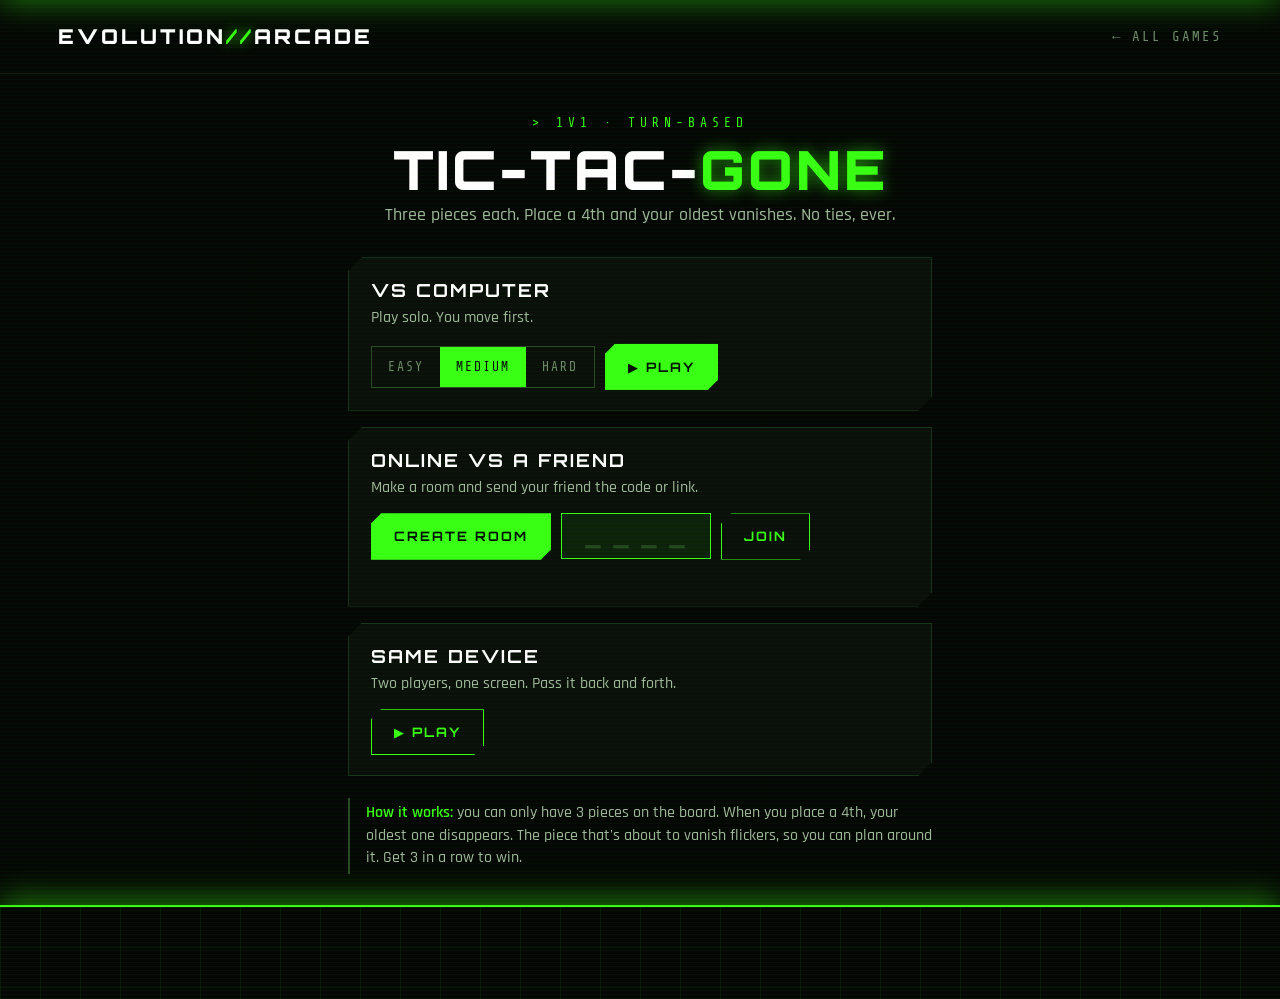
<file: games/tic-tac-gone/index.html>
<!DOCTYPE html>
<html lang="en">
<head>
<meta charset="utf-8">
<meta name="viewport" content="width=device-width,initial-scale=1,viewport-fit=cover">
<title>Tic-Tac-Gone | Evolution Arcade</title>
<meta name="description" content="Tic-tac-toe where you only get 3 pieces. Place a 4th and your oldest vanishes. No ties, ever.">
<meta name="theme-color" content="#050705">
<link rel="icon" href="../../icon.svg" type="image/svg+xml">
<script src="../../js/transition.js"></script>
<link rel="stylesheet" href="../../css/arcade.css">
<style>
main{max-width:620px;margin:0 auto;padding:clamp(18px,4vw,40px) 18px 60px}
.title{text-align:center}
.title h1{font-family:var(--display);font-weight:900;font-size:clamp(34px,8vw,54px);letter-spacing:3px;color:#fff;margin:10px 0 6px;line-height:1}
.title h1 span{color:var(--g);text-shadow:0 0 16px var(--g-glow)}
.title p{margin:0;color:var(--t2)}
[hidden]{display:none!important}

/* menu */
.menu{margin-top:30px;display:flex;flex-direction:column;gap:16px}
.opt{border:1px solid var(--line);background:var(--panel);padding:20px 22px;clip-path:polygon(14px 0,100% 0,100% calc(100% - 14px),calc(100% - 14px) 100%,0 100%,0 14px)}
.opt h2{font-family:var(--display);font-size:18px;letter-spacing:2px;color:#fff;margin:0}
.opt p{margin:4px 0 14px;color:var(--t2);font-size:16px}
.row{display:flex;flex-wrap:wrap;gap:10px;align-items:center}
.seg{display:flex;border:1px solid var(--line2)}
.seg button{font-family:var(--mono);font-size:13px;letter-spacing:2px;padding:11px 16px;color:var(--m)}
.seg button.on{background:var(--g);color:#031003}
.code-in{width:150px;height:46px;border:1px solid var(--g);background:var(--g-soft);color:var(--g);font-family:var(--display);font-weight:900;font-size:22px;letter-spacing:10px;text-align:center;padding-left:10px;text-transform:uppercase}
.code-in::placeholder{color:#24461f}
.note{font-family:var(--mono);font-size:13px;letter-spacing:1px;color:var(--m);margin-top:10px;min-height:16px}
.note.err{color:var(--red)}
.rules{margin-top:6px;border-left:2px solid var(--line2);padding:4px 0 4px 16px;color:var(--t2);font-size:16px}
.rules b{color:var(--g);font-weight:600}

/* game */
.hud{margin-top:26px;display:grid;grid-template-columns:1fr auto 1fr;align-items:center;gap:10px}
.who{border:1px solid var(--line);padding:12px 14px;background:var(--panel2);transition:border-color .2s,box-shadow .2s}
.who.r{text-align:right}
.who.turn{border-color:var(--g);box-shadow:0 0 18px rgba(57,255,20,.25)}
.who .nm{font-family:var(--display);font-size:13px;letter-spacing:1.5px;color:#fff;white-space:nowrap;overflow:hidden;text-overflow:ellipsis}
.who .pc{display:flex;gap:6px;margin-top:8px;align-items:center}
.who.r .pc{justify-content:flex-end}
.pip{width:18px;height:18px;display:inline-flex}
.pip svg{width:100%;height:100%}
.pip.used{opacity:.22}
.score{font-family:var(--display);font-weight:900;font-size:26px;color:var(--g);text-align:center;letter-spacing:2px}
.score small{display:block;font-family:var(--mono);font-size:10px;letter-spacing:2px;color:var(--m);font-weight:400}

.status{margin:22px 0 14px;text-align:center;font-family:var(--display);font-size:16px;letter-spacing:2px;color:#fff;min-height:22px}
.status.win{color:var(--g);text-shadow:0 0 12px var(--g-glow)}
.status.lose{color:var(--red)}
.hint{text-align:center;font-family:var(--mono);font-size:13px;letter-spacing:1px;color:var(--m);min-height:18px;margin-bottom:14px}

.board{position:relative;display:grid;grid-template-columns:repeat(3,minmax(0,1fr));grid-template-rows:repeat(3,minmax(0,1fr));gap:0;aspect-ratio:1;width:100%;max-width:460px;margin:0 auto;border:1px solid var(--line)}
.cell{position:relative;border:1px solid #1f3d1c;background:radial-gradient(circle at 50% 60%,rgba(57,255,20,.05),transparent 70%);display:block;padding:0;min-width:0;min-height:0;overflow:hidden;cursor:pointer;transition:background .15s}
.cell:not(.full):hover{background:rgba(57,255,20,.08)}
.board.locked .cell{cursor:default}
.board.locked .cell:not(.full):hover{background:none}
/* pieces sit on top of the square, so they can never change its size */
.cell>svg{position:absolute;inset:18%;width:64%;height:64%;overflow:visible}
.cell .mk path,.cell .mk circle{stroke-dasharray:200;stroke-dashoffset:0;animation:draw .28s ease-out}
@keyframes draw{from{stroke-dashoffset:200}}
.mk.x{color:var(--g);filter:drop-shadow(0 0 7px rgba(57,255,20,.85))}
.mk.o{color:#fff;filter:drop-shadow(0 0 7px rgba(255,255,255,.55))}
.cell.doomed .mk{opacity:.32;animation:flick 1.4s ease-in-out infinite}
.cell.doomed::after{content:"";position:absolute;inset:10px;border:1px dashed currentColor;opacity:.35}
.cell.doomed.x::after{color:var(--g)}.cell.doomed.o::after{color:#fff}
@keyframes flick{50%{opacity:.16}}
.ghost{position:absolute;inset:18%;pointer-events:none;animation:vanish .55s ease-in forwards}
@keyframes vanish{0%{opacity:.6;transform:scale(1)}100%{opacity:0;transform:scale(1.35);filter:blur(4px)}}
.cell.wincell{background:rgba(57,255,20,.14)}
.cell.wincell.o{background:rgba(255,255,255,.08)}
.strike{position:absolute;inset:0;pointer-events:none}
.strike line{stroke:var(--g);stroke-width:1.6;stroke-linecap:round;filter:drop-shadow(0 0 4px var(--g));stroke-dasharray:200;animation:draw .4s ease-out}
.strike.o line{stroke:#fff;filter:drop-shadow(0 0 4px #fff)}

.actions{display:flex;flex-wrap:wrap;gap:12px;justify-content:center;margin-top:26px}

/* waiting room */
.wait{margin-top:30px;text-align:center;border:1px solid var(--g);background:var(--g-soft);padding:30px 20px}
.wait .big{font-family:var(--display);font-weight:900;font-size:clamp(46px,14vw,74px);letter-spacing:14px;color:var(--g);text-shadow:0 0 22px var(--g-glow);margin:10px 0 6px;padding-left:14px}
.wait p{color:var(--t2);margin:0 0 18px}
.dots::after{content:"";animation:dots 1.2s steps(4) infinite}
@keyframes dots{0%{content:""}25%{content:"."}50%{content:".."}75%{content:"..."}}
.banner{margin-top:14px;text-align:center;font-family:var(--mono);font-size:13px;letter-spacing:1px;color:var(--red)}
</style>
</head>
<body>
<nav class="nav">
  <a class="logo" href="../../">EVOLUTION<span>//</span>ARCADE</a>
  <div class="nav-links"><a class="keep" href="../../">← ALL GAMES</a></div>
</nav>

<main>
  <div class="title">
    <div class="tag">&gt; 1V1 · TURN-BASED</div>
    <h1>TIC-TAC-<span>GONE</span></h1>
    <p>Three pieces each. Place a 4th and your oldest vanishes. No ties, ever.</p>
  </div>

  <!-- MENU -->
  <section class="menu" id="menu">
    <div class="opt">
      <h2>VS COMPUTER</h2>
      <p>Play solo. You move first.</p>
      <div class="row">
        <div class="seg" id="level"><button data-l="easy">EASY</button><button data-l="medium" class="on">MEDIUM</button><button data-l="hard">HARD</button></div>
        <button class="btn fill" id="goCpu">▶ PLAY</button>
      </div>
    </div>
    <div class="opt">
      <h2>ONLINE VS A FRIEND</h2>
      <p>Make a room and send your friend the code or link.</p>
      <div class="row">
        <button class="btn fill" id="goCreate">CREATE ROOM</button>
        <input class="code-in" id="joinCode" maxlength="4" placeholder="____" aria-label="Room code" autocapitalize="characters" spellcheck="false" autocomplete="off">
        <button class="btn" id="goJoin">JOIN</button>
      </div>
      <div class="note" id="onlineNote" role="status"></div>
    </div>
    <div class="opt">
      <h2>SAME DEVICE</h2>
      <p>Two players, one screen. Pass it back and forth.</p>
      <button class="btn" id="goLocal">▶ PLAY</button>
    </div>
    <div class="rules"><b>How it works:</b> you can only have 3 pieces on the board. When you place a 4th, your oldest one disappears. The piece that's about to vanish flickers, so you can plan around it. Get 3 in a row to win.</div>
  </section>

  <!-- WAITING ROOM -->
  <section class="wait" id="wait" hidden>
    <div class="tag">ROOM CODE</div>
    <div class="big" id="waitCode">----</div>
    <p>Waiting for your friend to join<span class="dots"></span></p>
    <div class="row" style="justify-content:center">
      <button class="btn fill" id="share">SHARE INVITE LINK</button>
      <button class="btn" id="cancelWait">CANCEL</button>
    </div>
    <div class="note" id="shareNote" role="status"></div>
  </section>

  <!-- GAME -->
  <section id="game" hidden>
    <div class="hud">
      <div class="who" id="whoX"><div class="nm" id="nameX">YOU</div><div class="pc" id="pcX"></div></div>
      <div class="score"><span id="score">0 – 0</span><small id="scoreLbl">SCORE</small></div>
      <div class="who r" id="whoO"><div class="nm" id="nameO">CPU</div><div class="pc" id="pcO"></div></div>
    </div>
    <div class="status" id="status" role="status" aria-live="polite"></div>
    <div class="hint" id="hint"></div>
    <div class="board" id="board" role="grid" aria-label="Game board"></div>
    <div class="banner" id="banner" hidden></div>
    <div class="actions">
      <button class="btn fill" id="again" hidden>REMATCH</button>
      <button class="btn" id="toMenu">MENU</button>
    </div>
  </section>
</main>

<footer class="footer"><span>© 2026 EVOLUTION WRAPS · BAKERSFIELD, CA</span><span>GAMES.EVOLUTION-WRAPS.COM</span></footer>

<script type="module" src="game.js"></script>
<script type="module" src="../../js/cursor.js"></script>
</body>
</html>
</file>
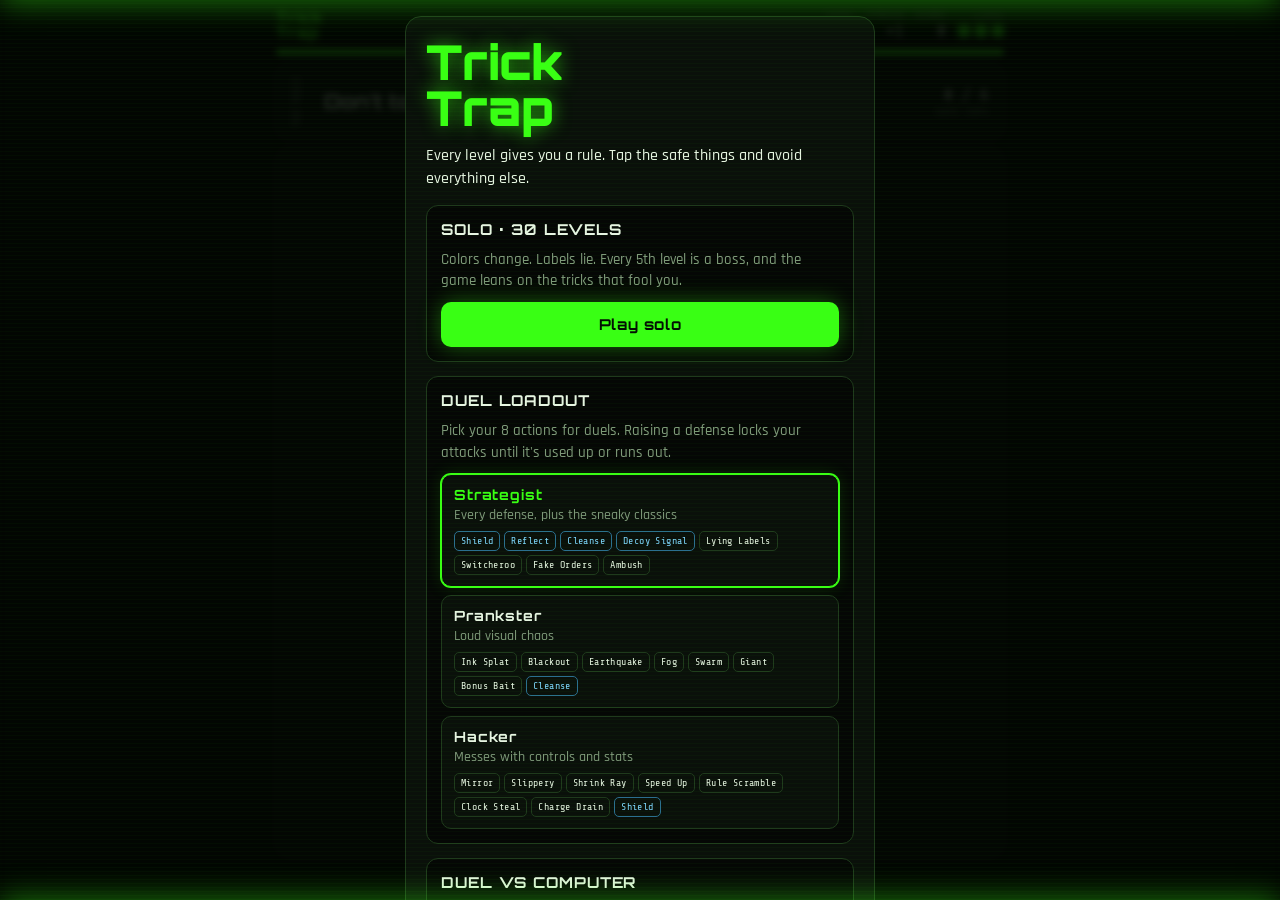
<file: games/trick-trap/index.html>
<!DOCTYPE html>
<html lang="en">
<head>
<meta charset="utf-8">
<meta name="viewport" content="width=device-width,initial-scale=1,viewport-fit=cover">
<title>Trick Trap | Evolution Arcade</title>
<meta name="description" content="A reflex game that lies to you. Play solo, against the computer, or duel friends online and fire tricks at their screen.">
<meta name="theme-color" content="#050705">
<link rel="icon" href="../../icon.svg" type="image/svg+xml">
<script src="../../js/transition.js"></script>
<link rel="stylesheet" href="style.css">
</head>
<body>
<div class="app">
  <div class="hud">
    <a class="brand" href="../../" title="Back to Evolution Arcade">Trick<br>Trap</a>
    <div class="stat"><small>Level</small><b id="hLevel">1</b></div>
    <div class="stat" id="hMultBox"><small>Streak</small><b id="hMult">×1</b></div>
    <div class="stat"><small>Score</small><b id="hScore">0</b></div>
    <div class="stat"><small>Lives</small><div class="lives" id="hLives"><i></i><i></i><i></i></div></div>
  </div>
  <div class="timer"><span id="hTimer"></span></div>
  <div class="plate" id="plate">
    <div class="lbl" id="plateLbl">The rule</div>
    <div class="rule" id="rule">Don't touch anything red</div>
    <div class="prog"><span id="prog">0 / 6</span><small>SAFE TAPS</small></div>
  </div>
  <div class="duel" id="rivals" hidden></div>
  <div class="arena" id="arena"></div>
  <div class="strip" id="strip"></div>
  <div class="tbar" id="tbar" hidden>
    <div class="chg"><span id="chgLbl">Trap charge</span><span class="pips" id="pips"></span></div>
    <div class="tks" id="tks"></div>
  </div>
</div>
<div class="overlay" id="overlay"></div>
<script type="module" src="game.js"></script>
<script type="module" src="../../js/cursor.js"></script>
</body>
</html>
</file>
<file: css/arcade.css>
@font-face{font-family:Orb;font-weight:700;font-display:swap;src:url(../fonts/orbitron-latin-700-normal.woff2) format("woff2")}
@font-face{font-family:Orb;font-weight:900;font-display:swap;src:url(../fonts/orbitron-latin-900-normal.woff2) format("woff2")}
@font-face{font-family:Raj;font-weight:500;font-display:swap;src:url(../fonts/rajdhani-latin-500-normal.woff2) format("woff2")}
@font-face{font-family:Raj;font-weight:600;font-display:swap;src:url(../fonts/rajdhani-latin-600-normal.woff2) format("woff2")}
@font-face{font-family:Mono;font-display:swap;src:url(../fonts/share-tech-mono-latin-400-normal.woff2) format("woff2")}

:root{
  --g:#39ff14;--g-soft:rgba(57,255,20,.08);--g-glow:rgba(57,255,20,.55);
  --bg:#050705;--panel:#0a0f0a;--panel2:#070b07;--line:#17301a;--line2:#2a4a26;
  --t:#cfe9c9;--t2:#9fb79a;--m:#6f8a6a;--white:#fff;--red:#ff3b3b;
  --display:Orb,"Arial Black",system-ui,sans-serif;
  --body:Raj,system-ui,-apple-system,"Segoe UI",sans-serif;
  --mono:Mono,ui-monospace,Menlo,Consolas,monospace;
  color-scheme:dark;
}
*,*::before,*::after{box-sizing:border-box}
html,body{margin:0}
body{background:var(--bg);color:var(--t);font-family:var(--body);font-weight:500;font-size:18px;line-height:1.4;min-height:100vh;-webkit-tap-highlight-color:transparent;overflow-x:hidden}
body::before{content:"";position:fixed;inset:0;background:repeating-linear-gradient(0deg,rgba(57,255,20,.035) 0 1px,transparent 1px 4px);pointer-events:none;z-index:50}
a{color:inherit;text-decoration:none}
button{font:inherit;color:inherit;background:none;border:0;cursor:pointer}
:focus-visible{outline:2px solid var(--g);outline-offset:3px}

/* nav */
.nav{display:flex;align-items:center;justify-content:space-between;gap:20px;padding:22px clamp(18px,4.5vw,64px);border-bottom:1px solid #132313}
.logo{font-family:var(--display);font-weight:900;font-size:clamp(15px,1.6vw,22px);letter-spacing:3px;color:var(--white);white-space:nowrap}
.logo span{color:var(--g);text-shadow:0 0 12px var(--g)}
.nav-links{display:flex;white-space:nowrap;gap:clamp(16px,3vw,38px);font-family:var(--mono);font-size:14px;letter-spacing:2px;color:var(--m)}
.nav-links a:hover,.nav-links a.on{color:var(--g)}

/* buttons */
.btn{display:inline-flex;align-items:center;justify-content:center;gap:8px;font-family:var(--display);font-weight:700;font-size:13px;letter-spacing:2px;padding:13px 22px;border:1px solid var(--g);color:var(--g);white-space:nowrap;clip-path:polygon(10px 0,100% 0,100% calc(100% - 10px),calc(100% - 10px) 100%,0 100%,0 10px);transition:background .15s,color .15s,box-shadow .15s}
.btn:hover{background:var(--g-soft)}
.btn.fill{background:var(--g);color:#031003;box-shadow:0 0 30px rgba(57,255,20,.45)}
.btn.fill:hover{box-shadow:0 0 44px rgba(57,255,20,.7)}
.btn[disabled]{opacity:.35;cursor:not-allowed}

.tag{font-family:var(--mono);font-size:13px;letter-spacing:5px;color:var(--g)}
.chip{font-family:var(--mono);font-size:11px;letter-spacing:2px;padding:5px 9px;border:1px solid var(--line2);color:var(--g);background:var(--g-soft)}

.footer{border-top:1px solid #132313;padding:24px clamp(18px,4.5vw,64px);display:flex;flex-wrap:wrap;gap:12px;justify-content:space-between;font-family:var(--mono);font-size:12px;letter-spacing:2px;color:var(--m)}
.footer b{color:var(--g);font-weight:400}

@media (max-width:720px){
  .nav-links a:not(.keep){display:none}
  .nav-links{font-size:12px;letter-spacing:1px}
  .logo{letter-spacing:2px}
}
@media (prefers-reduced-motion:reduce){*{animation:none!important;transition:none!important}}
</file>
<file: css/game.css>
/* Shared layout for arcade game pages (menu cards, HUD, room screens). Loads after arcade.css. */
main.gm{max-width:640px;margin:0 auto;padding:clamp(16px,4vw,34px) 16px 56px}
.gtitle{text-align:center}
.gtitle h1{font-family:var(--display);font-weight:900;font-size:clamp(32px,8vw,52px);letter-spacing:3px;color:#fff;margin:10px 0 6px;line-height:1}
.gtitle h1 span{color:var(--g);text-shadow:0 0 16px var(--g-glow)}
.gtitle p{margin:0;color:var(--t2)}
[hidden]{display:none!important}
.menu{margin-top:26px;display:flex;flex-direction:column;gap:14px}
.opt{border:1px solid var(--line);background:var(--panel);padding:18px 20px;clip-path:polygon(14px 0,100% 0,100% calc(100% - 14px),calc(100% - 14px) 100%,0 100%,0 14px)}
.opt h2{font-family:var(--display);font-size:17px;letter-spacing:2px;color:#fff;margin:0}
.opt p{margin:4px 0 12px;color:var(--t2);font-size:16px}
.row{display:flex;flex-wrap:wrap;gap:10px;align-items:center}
.seg{display:flex;border:1px solid var(--line2)}
.seg button{font-family:var(--mono);font-size:13px;letter-spacing:2px;padding:11px 15px;color:var(--m)}
.seg button.on{background:var(--g);color:#031003}
.tin{height:46px;border:1px solid var(--line2);background:var(--panel2);color:var(--t);font-family:var(--mono);font-size:16px;padding:0 12px;min-width:0}
.tin:focus{outline:none;border-color:var(--g)}
.code-in{width:140px;height:46px;border:1px solid var(--g);background:var(--g-soft);color:var(--g);font-family:var(--display);font-weight:900;font-size:21px;letter-spacing:10px;text-align:center;padding-left:10px;text-transform:uppercase}
.code-in::placeholder{color:#24461f}
.note{font-family:var(--mono);font-size:13px;letter-spacing:1px;color:var(--m);margin-top:10px;min-height:16px}
.note.err{color:var(--red)}
.rules{border-left:2px solid var(--line2);padding:4px 0 4px 16px;color:var(--t2);font-size:16px}
.rules b{color:var(--g);font-weight:600}
.wait{margin-top:26px;text-align:center;border:1px solid var(--g);background:var(--g-soft);padding:28px 20px}
.wait .big{font-family:var(--display);font-weight:900;font-size:clamp(46px,14vw,72px);letter-spacing:14px;color:var(--g);text-shadow:0 0 22px var(--g-glow);margin:10px 0 6px;padding-left:14px}
.wait p{color:var(--t2);margin:0 0 18px}
.dots::after{content:"";animation:dots 1.2s steps(4) infinite}
@keyframes dots{0%{content:""}25%{content:"."}50%{content:".."}75%{content:"..."}}
.hud{margin-top:22px;display:grid;grid-template-columns:1fr auto 1fr;align-items:center;gap:10px}
.who{border:1px solid var(--line);padding:11px 13px;background:var(--panel2);transition:border-color .2s,box-shadow .2s;min-width:0}
.who.r{text-align:right}
.who.turn{border-color:var(--g);box-shadow:0 0 18px rgba(57,255,20,.25)}
.who .nm{font-family:var(--display);font-size:13px;letter-spacing:1.5px;color:#fff;white-space:nowrap;overflow:hidden;text-overflow:ellipsis}
.who .sub{font-family:var(--mono);font-size:11px;letter-spacing:1px;color:var(--m);margin-top:6px}
.score{font-family:var(--display);font-weight:900;font-size:24px;color:var(--g);text-align:center;letter-spacing:2px}
.score small{display:block;font-family:var(--mono);font-size:10px;letter-spacing:2px;color:var(--m);font-weight:400}
.status{margin:20px 0 12px;text-align:center;font-family:var(--display);font-size:16px;letter-spacing:2px;color:#fff;min-height:22px}
.status.win{color:var(--g);text-shadow:0 0 12px var(--g-glow)}
.status.lose{color:var(--red)}
.hint{text-align:center;font-family:var(--mono);font-size:13px;letter-spacing:1px;color:var(--m);min-height:18px;margin-bottom:12px}
.actions{display:flex;flex-wrap:wrap;gap:12px;justify-content:center;margin-top:22px}
.banner{margin-top:12px;text-align:center;font-family:var(--mono);font-size:13px;letter-spacing:1px;color:var(--red)}
</file>
<file: games/hyperflip/style.css>
#stage{position:fixed;inset:0;z-index:100;background:#020402;display:flex;align-items:center;justify-content:center;touch-action:none;user-select:none;-webkit-user-select:none;-webkit-touch-callout:none}
#cab{position:relative;width:400px;height:900px;flex-shrink:0;transform-origin:center center;overflow:hidden;background:#030503}
.dmd{position:absolute;left:8px;right:8px;top:8px;height:62px;border:1px solid #1d351a;border-radius:10px;background:radial-gradient(ellipse at 50% 0,rgba(57,255,20,.12),transparent 70%),#060a06;display:grid;grid-template-columns:1fr 1.3fr 1fr;align-items:center;padding:0 12px}
.dmd small{display:block;font-family:var(--mono);font-size:9px;letter-spacing:2px;color:var(--m)}
.dmd b{font-family:var(--display);font-weight:900;font-size:20px;color:var(--g);text-shadow:0 0 10px rgba(57,255,20,.6);letter-spacing:1px}
.dr{text-align:right}
.dm{text-align:center;font-family:var(--display);font-weight:900;font-size:13px;letter-spacing:2px;color:#fff;line-height:1.15}
.dm.hot{color:var(--g);text-shadow:0 0 12px var(--g);animation:blink .25s steps(2) 6}
@keyframes blink{50%{opacity:.35}}
.riv{position:absolute;left:8px;right:8px;top:74px;height:22px;display:flex;gap:6px;justify-content:center;font-family:var(--mono);font-size:10px;letter-spacing:1px;color:var(--t);z-index:3}
.riv span{padding:4px 8px;border:1px solid #1d351a;border-radius:6px;background:rgba(6,10,6,.9);white-space:nowrap}
.riv span.lead{border-color:var(--g);color:var(--g)}
.riv span.done{opacity:.5}
#table{position:absolute;left:0;top:72px;width:400px;height:720px;display:block}
.fbtns{position:absolute;left:8px;right:8px;top:796px;bottom:8px;display:grid;grid-template-columns:1fr 1fr;gap:10px}
.fb{position:relative;border:2px solid var(--g);border-radius:16px;background:rgba(57,255,20,.06);color:var(--g);display:flex;align-items:center;justify-content:center;font-family:var(--display);font-weight:900;font-size:30px;cursor:pointer;transition:background .05s}
.fb.down{background:rgba(57,255,20,.35);box-shadow:0 0 24px rgba(57,255,20,.5)}
.fb kbd{position:absolute;top:8px;left:12px;font-family:var(--mono);font-size:11px;opacity:.6}
#fbR kbd{left:auto;right:12px}
.cbtn{position:fixed;z-index:110;top:max(10px,env(safe-area-inset-top));width:32px;height:32px;border-radius:8px;border:1px solid #1d351a;background:rgba(5,7,5,.85);color:var(--m);font-size:14px;display:flex;align-items:center;justify-content:center;padding:0}
#quit{left:max(10px,env(safe-area-inset-left))}#mute{right:max(10px,env(safe-area-inset-right))}
.card2{position:absolute;inset:0;z-index:30;display:flex;flex-direction:column;align-items:center;justify-content:center;background:rgba(3,6,3,.88);padding:26px}
.card2[hidden]{display:none}
.card2 .in{width:100%;display:flex;flex-direction:column;gap:14px;text-align:center}
.card2 .ey{font-family:var(--mono);font-size:12px;letter-spacing:4px;color:var(--g)}
.card2 h1{font-family:var(--display);font-weight:900;font-size:40px;color:var(--g);text-shadow:0 0 22px rgba(57,255,20,.7);letter-spacing:2px;margin:0;line-height:1}
.card2 h1.wh{color:#fff;text-shadow:none}
.card2 .big{font-family:var(--display);font-weight:900;font-size:44px;color:#fff;letter-spacing:1px}
.card2 p{color:var(--t2);font-size:16px;margin:0}
.card2 .cb{display:grid;grid-template-columns:1fr 1fr;gap:10px}
.card2 .cb button{font-family:var(--display);font-weight:900;font-size:13px;letter-spacing:2px;padding:14px 8px;border-radius:10px}
.card2 .cb .a{background:var(--g);color:#031003}.card2 .cb .b{border:1px solid #1d351a;color:var(--m)}
.card2 .cb button:disabled{opacity:.45}
.card2 .code{font-family:var(--display);font-weight:900;font-size:56px;letter-spacing:.22em;color:var(--g);text-shadow:0 0 20px rgba(57,255,20,.6);padding-left:.22em}
.plist{list-style:none;margin:0;padding:0;display:flex;flex-direction:column;gap:6px;text-align:left}
.plist li{display:flex;justify-content:space-between;align-items:center;font-family:var(--mono);font-size:15px;padding:11px 13px;border:1px solid #1d351a;border-radius:8px;background:#060a06}
.plist li em{font-style:normal;font-size:11px;letter-spacing:2px;color:var(--g)}
.plist li.me{border-color:var(--g)}
.plist li b{font-family:var(--display);color:var(--m);margin-right:10px}
.plist li.win b{color:var(--g)}
.howto{font-family:var(--mono);font-size:12px;color:var(--t);text-align:left;line-height:1.75;border-left:2px solid #1d351a;padding-left:12px}
.howto b{color:var(--g);font-weight:400}
</file>
<file: games/launch-control/style.css>
/* menu extras */
.wraps{display:flex;flex-wrap:wrap;gap:10px;margin-top:4px}
.wraps button{width:44px;height:44px;border-radius:50%;border:2px solid transparent;padding:0;position:relative;box-shadow:inset 0 -6px 10px rgba(0,0,0,.45)}
.wraps button.on{border-color:#fff;box-shadow:0 0 0 3px var(--g),inset 0 -6px 10px rgba(0,0,0,.45)}
.preview{margin:4px auto 0;max-width:420px}
.preview svg{width:100%;height:auto;display:block}
.wrapname{font-family:var(--mono);font-size:12px;letter-spacing:2px;color:var(--g);margin-top:8px}
.keys{font-family:var(--mono);font-size:13px;color:var(--m);letter-spacing:1px}
.keys b{color:var(--g);font-weight:400;border:1px solid var(--line2);padding:1px 6px;margin:0 2px}

/* the race cabinet: a fixed 360x640 layout scaled to fit any screen */
#stage{position:fixed;inset:0;z-index:100;background:#030503;display:flex;align-items:center;justify-content:center;touch-action:none;user-select:none;-webkit-user-select:none}
#cab{position:relative;width:360px;height:640px;flex-shrink:0;transform-origin:center center;overflow:hidden;background:var(--bg);font-family:var(--body)}
#cab .scan{position:absolute;inset:0;background:repeating-linear-gradient(0deg,rgba(57,255,20,.03) 0 1px,transparent 1px 3px);z-index:40;pointer-events:none}
.c-top{position:absolute;left:14px;right:14px;top:12px;height:34px;display:flex;justify-content:space-between;align-items:center}
.c-nm{font-family:var(--display);font-weight:700;font-size:11px;letter-spacing:1px;color:#fff;max-width:110px;white-space:nowrap;overflow:hidden;text-overflow:ellipsis}
.c-nm span{display:block;font-family:var(--mono);font-weight:400;font-size:9px;letter-spacing:1.5px;color:var(--m);margin-top:3px}
.c-nm.r{text-align:right}
.c-round{font-family:var(--display);font-weight:900;font-size:10px;letter-spacing:2px;color:var(--g);border:1px solid var(--g);padding:5px 8px;text-align:center;white-space:nowrap}
.c-prog{position:absolute;left:16px;right:16px;top:52px;height:14px}
.c-prog .ln{position:absolute;left:0;right:0;top:6px;height:2px;background:#1a2f18}
.c-prog .fl{position:absolute;right:0;top:0;bottom:0;width:2px;background:#fff}
.c-prog i{position:absolute;top:2px;width:10px;height:10px;border-radius:50%;margin-left:-5px}
#pY{background:var(--g);box-shadow:0 0 8px var(--g);z-index:2}
#pR{background:#e8eef0;opacity:.85}
.track{position:absolute;left:12px;right:12px;top:72px;height:262px;border:1px solid #1d351a;border-radius:14px;overflow:hidden;background:linear-gradient(#020402 0,#061006 40%,#0c120c 40.4%,#101510 100%)}
.sky{position:absolute;left:0;right:0;top:0;height:106px;background:radial-gradient(ellipse at 50% 130%,rgba(57,255,20,.16),transparent 60%)}
#poles,#world,#speeds{position:absolute;inset:0}
.pole{position:absolute;top:16px;width:2px;height:92px;background:#142414}
.pole:after{content:"";position:absolute;top:-4px;left:-9px;width:20px;height:4px;background:#dfffd6;box-shadow:0 0 16px 5px rgba(200,255,190,.32);border-radius:2px}
#stand{position:absolute;left:0;right:0;top:72px;height:34px;background:repeating-linear-gradient(90deg,#0b160b 0 22px,#0f1d0f 22px 24px)}
.lane{position:absolute;left:0;right:0;height:2px;background:rgba(255,255,255,.18)}
#dash{position:absolute;left:0;right:0;top:182px;height:2px}
.board{position:absolute;top:80px;font-family:var(--display);font-weight:900;font-size:11px;color:#031003;background:var(--g);padding:2px 6px;letter-spacing:1px;box-shadow:0 0 12px rgba(57,255,20,.5);white-space:nowrap}
.sline{position:absolute;top:108px;bottom:0;width:4px;background:#fff;box-shadow:0 0 12px #fff}
.fline{position:absolute;top:108px;bottom:0;width:10px;background:repeating-linear-gradient(0deg,#fff 0 10px,#111 10px 20px);box-shadow:0 0 20px rgba(255,255,255,.6)}
.beam{position:absolute;height:2px;width:30px;background:rgba(255,40,40,.75);box-shadow:0 0 8px red}
.speed{position:absolute;height:2px;background:linear-gradient(90deg,transparent,rgba(57,255,20,.55),transparent)}
.car{position:absolute;width:250px;transform-origin:20% 90%}
.car svg{width:100%;height:auto;display:block;overflow:visible}
#carR{width:226px;opacity:.85;filter:brightness(.85)}
.flame{position:absolute;width:46px;height:14px;border-radius:50% 0 0 50%;background:radial-gradient(ellipse at 100% 50%,#fff 0,#7fe6ff 30%,rgba(61,200,255,0) 75%);filter:blur(1px);opacity:0}
.pop{position:absolute;width:26px;height:12px;border-radius:50%;background:radial-gradient(ellipse at 100% 50%,#fff 0,#ffb000 35%,rgba(255,80,0,0) 75%);opacity:0}
.smoke{position:absolute;border-radius:50%;background:radial-gradient(circle,rgba(220,230,220,.35),rgba(220,230,220,0) 70%);opacity:0}
.tree{position:absolute;top:10px;width:78px;padding:8px 7px;background:#0a0d0a;border:1px solid #233a20;border-radius:9px;display:grid;grid-template-columns:1fr 1fr;gap:5px 8px;box-shadow:0 8px 24px rgba(0,0,0,.6)}
.tree .lb{grid-column:span 2;display:flex;justify-content:space-between;font-family:var(--mono);font-size:7px;color:var(--m);letter-spacing:1px}
.tree i{width:26px;height:13px;border-radius:7px;background:#1b1f1b;justify-self:center}
.tree i.sm{height:8px;width:19px}
.tree i.st{background:#f4f4ff;box-shadow:0 0 10px #cfe0ff}
.tree i.am{background:#ffb000;box-shadow:0 0 14px #ffb000}
.tree i.gr{background:#22ff4f;box-shadow:0 0 16px #22ff4f}
.tree i.rd{background:#ff2a2a;box-shadow:0 0 16px #ff2a2a}
.flash{position:absolute;inset:0;background:#fff;opacity:0;pointer-events:none}
.toast{position:absolute;left:0;right:0;top:20px;text-align:center;font-family:var(--display);font-weight:900;font-size:20px;color:var(--g);text-shadow:0 0 16px var(--g);letter-spacing:2px;opacity:0;white-space:nowrap;pointer-events:none}
.toast small{display:block;font-family:var(--mono);font-weight:400;font-size:10px;letter-spacing:2px;color:#fff;text-shadow:none;margin-top:4px}
.toast.bad{color:#ff3b3b;text-shadow:0 0 16px #ff3b3b}
.toast.nos{color:#3dc8ff;text-shadow:0 0 16px #3dc8ff}
.toast.warn{color:#ffb000;text-shadow:0 0 14px #ffb000}
.tach{position:absolute;left:12px;right:12px;top:342px;height:142px;border:1px solid #1d351a;border-radius:14px;background:radial-gradient(ellipse at 50% 100%,rgba(57,255,20,.08),transparent 70%),#070b07;overflow:hidden}
.tach svg{position:absolute;left:50%;top:18px;margin-left:-120px}
.leds{position:absolute;top:9px;left:50%;transform:translateX(-50%);display:flex;gap:4px}
.leds i{width:14px;height:6px;border-radius:2px;background:#152015}
.leds i.g{background:var(--g);box-shadow:0 0 8px var(--g)}
.leds i.a{background:#ffb000;box-shadow:0 0 8px #ffb000}
.leds i.r{background:#ff3b3b;box-shadow:0 0 8px #ff3b3b}
.ro{position:absolute;bottom:12px;font-family:var(--display);font-weight:900;line-height:.85}
.ro small{display:block;font-family:var(--mono);font-weight:400;font-size:9px;letter-spacing:2px;color:var(--m);margin-bottom:5px}
#gear{left:16px;font-size:42px;color:#fff}
#mph{right:16px;font-size:24px;color:var(--g);text-align:right}
.ctrls{position:absolute;left:12px;right:12px;top:492px;bottom:12px;display:grid;grid-template-columns:1fr 1.45fr;gap:9px}
.pad{position:relative;border-radius:14px;display:flex;flex-direction:column;align-items:center;justify-content:center;font-family:var(--display);font-weight:900;letter-spacing:2px;font-size:16px;text-align:center;gap:5px;overflow:hidden;cursor:pointer;touch-action:none}
.pad small{font-family:var(--mono);font-weight:400;font-size:9px;letter-spacing:1.4px;opacity:.8}
.pad kbd{position:absolute;top:7px;right:9px;font-family:var(--mono);font-size:9px;opacity:.6;letter-spacing:1px}
#padL{border:2px solid var(--g);color:var(--g);background:rgba(57,255,20,.07)}
#padL.nos{border-color:#3dc8ff;color:#3dc8ff;background:rgba(61,200,255,.07)}
#padL.used{opacity:.35}
#padR{background:var(--g);color:#031003;box-shadow:0 0 26px rgba(57,255,20,.4)}
.pad.down{transform:scale(.97);filter:brightness(1.25)}
.cbtn{position:absolute;z-index:45;top:8px;width:30px;height:30px;border-radius:8px;border:1px solid #1d351a;background:rgba(5,7,5,.85);color:var(--m);font-size:14px;display:flex;align-items:center;justify-content:center;padding:0}
#quit{left:max(10px,env(safe-area-inset-left))}#mute{right:max(10px,env(safe-area-inset-right))}
.cbtn{position:fixed;top:max(10px,env(safe-area-inset-top))}
.card2{position:absolute;inset:0;z-index:35;display:flex;flex-direction:column;align-items:center;justify-content:center;background:rgba(3,6,3,.9);padding:20px}
.card2[hidden]{display:none}
.card2 .in{width:100%;display:flex;flex-direction:column;gap:12px;align-items:stretch;text-align:center}
.card2 .ey{font-family:var(--mono);font-size:11px;letter-spacing:4px;color:var(--g)}
.card2 h1{font-family:var(--display);font-weight:900;font-size:36px;color:var(--g);text-shadow:0 0 22px rgba(57,255,20,.7);letter-spacing:2px;margin:0;line-height:1}
.card2 h1.bad{color:#ff3b3b;text-shadow:0 0 22px rgba(255,59,59,.6)}
.card2 h1.wh{color:#fff;text-shadow:none}
.card2 .by{font-family:var(--mono);font-size:12px;letter-spacing:2px;color:#fff}
.card2 p{color:var(--t2);font-size:15px;margin:0}
.slips{display:grid;grid-template-columns:1fr 1fr;gap:10px;text-align:left}
.slip{border:1px solid #1d351a;background:#070b07;padding:11px;font-family:var(--mono);font-size:11px;line-height:1.85}
.slip.w{border-color:var(--g);box-shadow:0 0 18px rgba(57,255,20,.18)}
.slip b{display:block;font-family:var(--display);font-weight:700;font-size:11px;letter-spacing:1.5px;color:#fff;margin-bottom:4px;white-space:nowrap;overflow:hidden;text-overflow:ellipsis}
.slip span{color:var(--m)}.slip em{font-style:normal;float:right;color:var(--t)}
.slip.w em{color:var(--g)}
.slip em.bad{color:#ff3b3b}
.cbtns{display:grid;grid-template-columns:1fr 1fr;gap:10px}
.cbtns button{font-family:var(--display);font-weight:900;font-size:12px;letter-spacing:2px;padding:13px 8px;border-radius:10px}
.cbtns .a{background:var(--g);color:#031003}.cbtns .b{border:1px solid #1d351a;color:var(--m)}
.cbtns button:disabled{opacity:.5}
.howto{font-family:var(--mono);font-size:11px;color:var(--t);text-align:left;line-height:1.7;border-left:2px solid #1d351a;padding-left:12px}
.howto b{color:var(--g);font-weight:400}
.rbanner{position:absolute;left:12px;right:12px;top:72px;z-index:30;text-align:center;font-family:var(--mono);font-size:11px;background:rgba(40,0,0,.85);color:#ff6b6b;padding:6px;border-radius:8px}
</file>
<file: games/trick-trap/style.css>
@font-face{font-family:Orb;font-weight:900;font-display:swap;src:url(../../fonts/orbitron-latin-900-normal.woff2) format("woff2")}
@font-face{font-family:Orb;font-weight:700;font-display:swap;src:url(../../fonts/orbitron-latin-700-normal.woff2) format("woff2")}
@font-face{font-family:Raj;font-weight:500;font-display:swap;src:url(../../fonts/rajdhani-latin-500-normal.woff2) format("woff2")}
@font-face{font-family:Raj;font-weight:600;font-display:swap;src:url(../../fonts/rajdhani-latin-600-normal.woff2) format("woff2")}
@font-face{font-family:Mono;font-display:swap;src:url(../../fonts/share-tech-mono-latin-400-normal.woff2) format("woff2")}
:root{
  /* Evolution Arcade cabinet: black + neon green chrome, the shapes keep their real colors */
  --bg:#050705;
  --panel:#0a100a;
  --line:#1f3a1c;
  --fg:#e6f5e1;
  --muted:#7f9a7a;
  --accent:#39ff14;
  --red:#ff4048;
  --orange:#ff8a1f;
  --blue:#3d8bff;
  --green:#22b45a;
  --teal:#13b5a6;
  --yellow:#ffd21f;
  --display:Orb,'Arial Black',Impact,system-ui,sans-serif;
  --body:Raj,system-ui,-apple-system,'Segoe UI',sans-serif;
  --mono:Mono,ui-monospace,Menlo,Consolas,monospace;
  color-scheme:dark;
}
html{height:100%;box-sizing:border-box}
*,*::before,*::after{box-sizing:inherit}
[hidden]{display:none!important}
body{height:100%;margin:0;background:var(--bg);color:var(--fg);font-family:var(--body);font-weight:500;font-size:16px;overflow:hidden;-webkit-tap-highlight-color:transparent}
body::before{content:"";position:fixed;inset:0;background:repeating-linear-gradient(0deg,rgba(57,255,20,.03) 0 1px,transparent 1px 4px);pointer-events:none;z-index:50}
.app{height:100%;display:flex;flex-direction:column;gap:9px;padding-block:max(10px,env(safe-area-inset-top,0px)) max(10px,env(safe-area-inset-bottom,0px));padding-left:max(16px,env(safe-area-inset-left,0px));padding-right:max(16px,env(safe-area-inset-right,0px));max-width:760px;margin:0 auto}

.hud{display:flex;align-items:center;gap:12px}
.brand{font-family:var(--display);font-weight:900;font-size:15px;letter-spacing:.06em;color:var(--accent);margin-right:auto;line-height:1;text-decoration:none;text-shadow:0 0 10px rgba(57,255,20,.6)}
.stat{display:flex;flex-direction:column;align-items:flex-end;gap:3px}
.stat small{font:400 9px/1 var(--mono);letter-spacing:.12em;color:var(--muted);text-transform:uppercase}
.stat b{font:400 16px/1 var(--mono);font-variant-numeric:tabular-nums}
.stat b.bump{animation:bump .35s}
@keyframes bump{40%{scale:1.4;color:var(--accent)}}
.lives{display:flex;gap:5px;height:15px;align-items:center}
.lives i{width:12px;height:12px;border-radius:50%;background:var(--accent);box-shadow:0 0 6px var(--accent);display:block;transition:background .2s,transform .2s}
.lives i.gone{background:var(--line);box-shadow:none;transform:scale(.7)}

.timer{height:6px;border-radius:3px;background:var(--panel);overflow:hidden}
.timer span{display:block;height:100%;width:100%;background:var(--accent);transform-origin:left;transition:background .3s}
.timer span.low{background:var(--red)}

.plate{background:var(--panel);border:1px solid var(--line);border-radius:12px;padding:11px 14px;display:flex;align-items:center;gap:12px}
.plate.boss{border-color:var(--accent);box-shadow:0 0 0 1px var(--accent),0 0 22px rgba(57,255,20,.2)}
.plate .lbl{font:400 10px/1 var(--mono);letter-spacing:.14em;color:var(--muted);text-transform:uppercase;writing-mode:vertical-rl;transform:rotate(180deg);border-right:1px solid var(--line);padding-left:10px}
.plate.boss .lbl{color:var(--accent)}
.rule{font-family:var(--display);font-weight:700;font-size:clamp(14px,3.6vw,20px);line-height:1.3;flex:1;min-width:0;text-wrap:balance}
.rule.glitch{color:var(--muted);letter-spacing:.06em;filter:blur(.6px);animation:jit .12s steps(2) infinite}
@keyframes jit{50%{translate:2px 0}}
.cw{display:inline-block;padding:1px 8px 0;border-radius:6px;color:#fff;font-weight:700}
.cw.dark{color:#2a1f0a}
.shp{display:inline-flex;align-items:center;gap:6px;white-space:nowrap}
.shp svg{width:.9em;height:.9em;fill:currentColor}
.says{border-bottom:3px solid var(--accent)}
.prog{font:400 16px/1 var(--mono);font-variant-numeric:tabular-nums;text-align:right;white-space:nowrap}
.prog small{display:block;font-size:10px;color:var(--muted);letter-spacing:.1em;margin-top:4px}

.arena{flex:1;min-height:200px;position:relative;border-radius:14px;overflow:hidden;touch-action:none;user-select:none;-webkit-user-select:none;
  background:radial-gradient(circle,#173016 1px,transparent 1.5px) 0 0/22px 22px,var(--panel);border:1px solid var(--line)}
.arena.shake{animation:hit .45s,shake .35s}
@keyframes hit{0%{box-shadow:inset 0 0 0 999px rgba(255,64,72,.35)}100%{box-shadow:inset 0 0 0 999px rgba(255,64,72,0)}}
@keyframes shake{20%{translate:-8px 0}40%{translate:7px 0}60%{translate:-5px 0}80%{translate:3px 0}}

.tile{position:absolute;left:0;top:0;width:var(--s);height:var(--s);display:flex;align-items:center;justify-content:center;text-align:center;padding:4px;
  font:400 11px/1.1 var(--mono);letter-spacing:.03em;color:#fff;cursor:pointer;will-change:transform;z-index:1;
  box-shadow:inset 0 -5px 0 rgba(0,0,0,.22),inset 0 3px 0 rgba(255,255,255,.18);animation:born .25s ease-out}
.tile.circle{border-radius:50%}
.tile.square{border-radius:9px}
.tile.triangle{clip-path:polygon(50% 3%,97% 94%,3% 94%);box-shadow:none}
.lab{position:absolute;left:2px;right:2px;top:50%;translate:0 -50%;pointer-events:none}
.tile.triangle .lab{top:70%;font-size:9.5px;letter-spacing:0}
.tile.dark{color:#2a1f0a}
.tile.chaser{z-index:3}
.tile.bait{z-index:4;font-size:12px;animation:bait .55s ease-in-out infinite alternate}
.tile.beckon{z-index:4;animation:beckon .32s ease-in-out infinite alternate}
.tile.flicker{animation:flicker .08s steps(2) infinite}
.tile.blink{animation:blinkfx .3s}
@keyframes born{from{scale:.2;opacity:0}to{scale:1;opacity:1}}
@keyframes bait{from{scale:1;filter:brightness(1)}to{scale:1.12;filter:brightness(1.3)}}
@keyframes beckon{from{scale:1;filter:brightness(1)}to{scale:1.18;filter:brightness(1.45)}}
@keyframes flicker{50%{opacity:.25}}
@keyframes blinkfx{0%{opacity:.2;scale:.85}100%{opacity:1;scale:1}}

.banner{position:absolute;left:50%;top:10px;translate:-50% 0;z-index:6;pointer-events:none;max-width:calc(100% - 24px);
  background:var(--fg);color:var(--bg);font:400 12px/1.3 var(--mono);letter-spacing:.05em;padding:9px 12px;border-radius:8px;text-align:center;
  box-shadow:0 6px 0 rgba(0,0,0,.3);animation:drop .2s ease-out}
.banner b{display:block;font-size:9px;letter-spacing:.16em;color:#0d5a00;margin-bottom:3px}
@keyframes drop{from{translate:-50% -20px;opacity:0}}
.incoming{position:absolute;left:10px;right:10px;bottom:10px;z-index:6;pointer-events:none;border:2px solid var(--red);background:rgba(28,0,2,.92);
  color:#fff;font:400 13px/1.3 var(--mono);letter-spacing:.04em;text-align:center;padding:8px;border-radius:8px;box-shadow:0 0 24px rgba(255,64,72,.45);animation:rise .2s ease-out}
.incoming b{display:block;color:var(--red);font-size:10px;letter-spacing:.16em;margin-bottom:2px}
@keyframes rise{from{translate:0 16px;opacity:0}}
.toast{position:absolute;inset:0;display:grid;place-items:center;z-index:7;pointer-events:none}
.toast div{font-family:var(--display);font-weight:900;font-size:clamp(26px,8vw,44px);color:var(--fg);text-align:center;line-height:1.05;text-shadow:0 4px 0 var(--red);animation:pop .9s ease-out forwards}
.toast.good div{text-shadow:0 0 18px var(--accent),0 4px 0 #0d5a00}
.toast small{display:block;font:400 13px/1.4 var(--mono);letter-spacing:.08em;color:var(--fg);text-shadow:none;margin-top:8px;text-transform:uppercase}
@keyframes pop{0%{scale:.6;opacity:0}18%{scale:1.05;opacity:1}82%{opacity:1}100%{opacity:0}}
.float{position:absolute;z-index:8;pointer-events:none;font:400 15px/1 var(--mono);color:var(--fg);animation:up .7s ease-out forwards;white-space:nowrap}
.float.sent{color:var(--accent);font-size:13px}
@keyframes up{to{translate:0 -36px;opacity:0}}

.strip{display:flex;gap:6px;flex-wrap:wrap;align-items:center;min-height:24px}
.strip .lbl{font:400 10px/1 var(--mono);letter-spacing:.12em;color:var(--muted);text-transform:uppercase;margin-right:2px}
.chip{font:400 11px/1 var(--mono);padding:5px 8px;border-radius:999px;border:1px solid var(--line);color:var(--fg);background:none}
.chip.hot{border-color:var(--accent);color:var(--accent)}

/* duel: rivals + trick launcher */
.duel{display:flex;flex-direction:column;gap:4px}
.riv{display:grid;grid-template-columns:minmax(0,1.2fr) 40px minmax(0,1fr) auto;gap:10px;align-items:center;font:400 12px/1 var(--mono);padding:7px 10px;border:1px solid var(--line);border-radius:8px;background:var(--panel)}
.riv.target{border-color:var(--accent);box-shadow:0 0 12px rgba(57,255,20,.18)}
.riv.out{opacity:.4}
.riv.out .nm{text-decoration:line-through}
.riv .nm{white-space:nowrap;overflow:hidden;text-overflow:ellipsis;color:var(--fg)}
.riv .nm em{font-style:normal;color:var(--accent);font-size:9px;letter-spacing:.12em;margin-left:6px}
.riv .lvl{color:var(--muted)}
.riv .pb{height:6px;background:var(--bg);border-radius:3px;overflow:hidden}
.riv .pb i{display:block;height:100%;background:var(--accent);transition:width .2s}
.riv .lv{display:flex;gap:3px}
.riv .lv i{width:8px;height:8px;border-radius:50%;background:var(--accent)}
.riv .lv i.gone{background:var(--line)}
.tbar{display:flex;flex-direction:column;gap:6px}
.chg{display:flex;justify-content:space-between;align-items:center;font:400 10px/1 var(--mono);letter-spacing:.12em;color:var(--muted);text-transform:uppercase}
.pips{display:flex;gap:3px}
.pips i{width:16px;height:7px;background:var(--line)}
.pips i.on{background:var(--accent);box-shadow:0 0 6px var(--accent)}
.tks{display:grid;grid-template-columns:repeat(3,1fr);gap:6px}
button.tk{font:400 11px/1.1 var(--mono);letter-spacing:.06em;padding:8px 4px;border-radius:8px;background:transparent;color:var(--fg);border:1px solid var(--line);box-shadow:none;text-transform:uppercase}
button.tk small{display:block;color:var(--muted);margin-top:3px;font-size:9.5px;letter-spacing:.04em}
button.tk:not(:disabled){border-color:var(--accent);color:var(--accent);background:rgba(57,255,20,.06)}
button.tk.weak:not(:disabled){border-color:var(--yellow);color:var(--yellow);background:rgba(255,210,31,.07)}
button.tk.weak small{color:var(--yellow)}
button.tk:disabled{opacity:.38}

/* overlay cards */
.overlay{position:fixed;inset:0;z-index:20;display:flex;flex-direction:column;align-items:center;background:rgba(3,6,3,.86);backdrop-filter:blur(3px);
  padding-left:max(16px,env(safe-area-inset-left,0px));padding-right:max(16px,env(safe-area-inset-right,0px));padding-block:max(16px,env(safe-area-inset-top,0px)) max(16px,env(safe-area-inset-bottom,0px));overflow:auto}
.card{margin:auto 0;background:var(--panel);border:1px solid var(--line);border-radius:16px;padding:22px 20px;width:100%;max-width:470px;display:flex;flex-direction:column;gap:14px}
.card.boss{border-color:var(--accent);box-shadow:0 0 30px rgba(57,255,20,.15)}
.card h1{font-family:var(--display);font-weight:900;font-size:clamp(34px,10vw,48px);line-height:.95;margin:0;color:var(--accent);text-shadow:0 0 18px rgba(57,255,20,.6)}
.card h2{font-family:var(--display);font-weight:700;font-size:clamp(17px,5vw,22px);margin:0;line-height:1.3;text-wrap:balance}
.card p{margin:0;line-height:1.45}
.card .muted{color:var(--muted);font-size:15px}
.eyebrow{font:400 11px/1 var(--mono);letter-spacing:.14em;text-transform:uppercase;color:var(--muted)}
.eyebrow.hot{color:var(--accent)}
.taunt{font:400 14px/1.45 var(--mono);color:var(--accent);border-left:3px solid var(--accent);padding-left:10px}
.notes{display:flex;flex-direction:column;gap:6px;margin:0;padding:0;list-style:none}
.notes li{font:400 12px/1.4 var(--mono);padding:7px 10px;border-radius:8px;background:var(--bg)}
.notes li b{color:var(--accent);font-weight:400}
.btns{display:flex;gap:10px;flex-wrap:wrap;align-items:center}
button{white-space:nowrap;font-family:var(--display);font-weight:700;font-size:15px;letter-spacing:.04em;border:0;border-radius:10px;padding:13px 18px;cursor:pointer;background:var(--accent);color:#031003;box-shadow:0 0 22px rgba(57,255,20,.35)}
button.ghost{background:transparent;color:var(--muted);border:1px solid var(--line);box-shadow:none;font:400 13px/1 var(--mono);letter-spacing:.04em}
button.ghost.on{color:var(--accent);border-color:var(--accent)}
button.out2{background:transparent;color:var(--accent);border:1px solid var(--accent);box-shadow:none}
button:focus-visible{outline:3px solid var(--fg);outline-offset:2px}
button:disabled{opacity:.45;cursor:default;box-shadow:none}
.big{flex:1}
.scores{display:flex;gap:18px;flex-wrap:wrap}
.scores div{display:flex;flex-direction:column;gap:4px}
.scores b{font:400 24px/1 var(--mono);font-variant-numeric:tabular-nums}
.bars{display:flex;flex-direction:column;gap:8px}
.bar{display:grid;grid-template-columns:112px 1fr 30px;gap:10px;align-items:center;font:400 12px/1.2 var(--mono)}
.bar .track{height:10px;border-radius:5px;background:var(--bg);overflow:hidden}
.bar .fill{height:100%;background:var(--accent);border-radius:5px}
.bar .n{text-align:right;font-variant-numeric:tabular-nums;color:var(--muted)}
.bar.top{color:var(--accent)}
.dossier{display:grid;grid-template-columns:repeat(2,minmax(0,1fr));gap:8px}
@media (min-width:430px){.dossier{grid-template-columns:repeat(3,minmax(0,1fr))}}
.dcard{border:1px dashed var(--line);border-radius:10px;padding:9px 10px;display:flex;flex-direction:column;gap:4px;min-height:62px}
.dcard b{font:400 12px/1.2 var(--mono)}
.dcard span{font:400 10px/1 var(--mono);letter-spacing:.12em;text-transform:uppercase;color:var(--muted)}
.dcard.seen{border-style:solid}
.dcard.beaten{border-style:solid;border-color:var(--accent);background:rgba(57,255,20,.07)}
.dcard.beaten span{color:var(--accent)}
.dcard.locked b{color:var(--muted)}

/* menu */
.mode{border:1px solid var(--line);border-radius:12px;padding:14px;display:flex;flex-direction:column;gap:10px;background:var(--bg)}
.mode h3{margin:0;font-family:var(--display);font-weight:700;font-size:15px;letter-spacing:.06em}
.mode p{font-size:15px;color:var(--muted)}
.tin{background:var(--panel);border:1px solid var(--line);color:var(--fg);font:400 16px/1 var(--mono);padding:12px;border-radius:10px;min-width:0}
.tin:focus{outline:none;border-color:var(--accent)}
.tin.code{flex:1;width:100px;text-transform:uppercase;letter-spacing:.3em;text-align:center;color:var(--accent);font-family:var(--display);font-weight:900}
.msg{font:400 13px/1.4 var(--mono);color:var(--muted);min-height:18px}
.msg.err{color:var(--red)}
.bigcode{font-family:var(--display);font-weight:900;font-size:clamp(44px,14vw,64px);letter-spacing:.22em;color:var(--accent);text-shadow:0 0 22px rgba(57,255,20,.6);text-align:center;padding-left:.22em}
.plist{list-style:none;margin:0;padding:0;display:flex;flex-direction:column;gap:6px}
.plist li{display:flex;justify-content:space-between;align-items:center;font:400 14px/1 var(--mono);padding:10px 12px;border:1px solid var(--line);border-radius:8px;background:var(--bg)}
.plist li em{font-style:normal;font-size:10px;letter-spacing:.14em;color:var(--accent)}
.plist li.me{border-color:var(--accent)}
.rank{list-style:none;margin:0;padding:0;display:flex;flex-direction:column;gap:6px}
.rank li{display:grid;grid-template-columns:34px 1fr auto;gap:10px;align-items:center;font:400 14px/1 var(--mono);padding:10px 12px;border:1px solid var(--line);border-radius:8px;background:var(--bg)}
.rank li b{font-family:var(--display);color:var(--muted)}
.rank li.win{border-color:var(--accent)}
.rank li.win b{color:var(--accent)}
.rank li.me span:first-of-type{color:var(--accent)}
.count{font-family:var(--display);font-weight:900;font-size:15px;color:var(--accent);letter-spacing:.08em}

@media (max-height:700px){.riv{padding:5px 9px}button.tk{padding:6px 4px}.plate{padding:8px 12px}}
@media (prefers-reduced-motion:reduce){
  .tile.bait,.tile.beckon{animation-duration:1.2s}
  .tile.flicker{animation:none;opacity:.5}
  .arena.shake{animation:hit .45s}
  .rule.glitch{animation:none}
}

/* ---------- loadouts ---------- */
.louts{display:flex;flex-direction:column;gap:8px}
button.lout{display:flex;flex-direction:column;align-items:flex-start;gap:3px;text-align:left;background:var(--panel);border:1px solid var(--line);color:var(--fg);box-shadow:none;border-radius:10px;padding:11px 12px;font-family:var(--body);font-size:14px;font-weight:500;letter-spacing:0;white-space:normal}
button.lout b{font-family:var(--display);font-size:14px;letter-spacing:.06em}
button.lout span{color:var(--muted);font-size:14px}
button.lout i{font-style:normal;display:flex;flex-wrap:wrap;gap:4px;margin-top:4px}
button.lout em{font-style:normal;font:400 10px/1 var(--mono);letter-spacing:.04em;padding:4px 6px;border:1px solid var(--line);border-radius:5px;color:var(--fg)}
button.lout em.def{border-color:#2b6f8f;color:#7fd8ff}
button.lout.on{border-color:var(--accent);box-shadow:0 0 0 1px var(--accent),0 0 18px rgba(57,255,20,.15)}
button.lout.on b{color:var(--accent)}
.plist .pcls{display:block;font-size:10px;letter-spacing:.12em;color:var(--muted);margin-top:4px}
.riv .nm em.cls{color:var(--muted)}
.tks{grid-template-columns:repeat(4,1fr)!important;gap:5px!important}
button.tk{font-size:10px;padding:7px 3px;letter-spacing:.02em}
button.tk small{font-size:9px}
button.tk.def:not(:disabled){border-color:#3dc8ff;color:#3dc8ff;background:rgba(61,200,255,.07)}
button.tk.on{border-color:#3dc8ff!important;color:#031003!important;background:#3dc8ff!important;opacity:1!important}
.float.hurt{color:var(--red)}

/* ---------- effects sent by rivals ---------- */
.fxo{position:absolute;pointer-events:none;z-index:5}
.splat{border-radius:46% 54% 42% 58%/55% 40% 60% 45%;background:radial-gradient(circle at 40% 40%,hsl(var(--h),100%,58%) 0 45%,hsl(var(--h),100%,40%) 62%,transparent 63%),
  radial-gradient(circle at 85% 20%,hsl(var(--h),100%,50%) 0 9%,transparent 10%),radial-gradient(circle at 15% 85%,hsl(var(--h),100%,50%) 0 7%,transparent 8%);
  animation:splat .25s ease-out,drip 5.5s linear forwards;filter:drop-shadow(0 0 10px hsl(var(--h),100%,50%))}
@keyframes splat{from{transform:scale(.2)}}
@keyframes drip{0%,70%{opacity:.96}100%{opacity:0;translate:0 30px}}
.blackout{inset:0;background:radial-gradient(circle at var(--x,50%) var(--y,50%),transparent 0 62px,rgba(0,0,0,.985) 96px)}
.fog{inset:0;background:radial-gradient(ellipse at 50% 50%,rgba(200,215,200,.25) 0,rgba(190,205,190,.82) 60%,rgba(200,215,200,.95) 100%);backdrop-filter:blur(3px);animation:fogin 5s ease-in-out forwards}
@keyframes fogin{0%{opacity:0}15%,80%{opacity:1}100%{opacity:0}}
.arena.quake{animation:quake .09s linear infinite}
@keyframes quake{0%{translate:-7px 3px}25%{translate:6px -4px}50%{translate:-4px -5px}75%{translate:7px 4px}100%{translate:-7px 3px}}
.arena.mirror{transform:scaleX(-1)}
.arena.shrink .tile{scale:.5}
.tile.giant{z-index:4;font-size:20px;box-shadow:0 0 30px rgba(255,64,72,.4)}
.arena.def-shield{box-shadow:inset 0 0 0 3px #3dc8ff,0 0 24px rgba(61,200,255,.45)}
.arena.def-reflect{box-shadow:inset 0 0 0 3px #b36bff,0 0 24px rgba(179,107,255,.45)}
</file>
